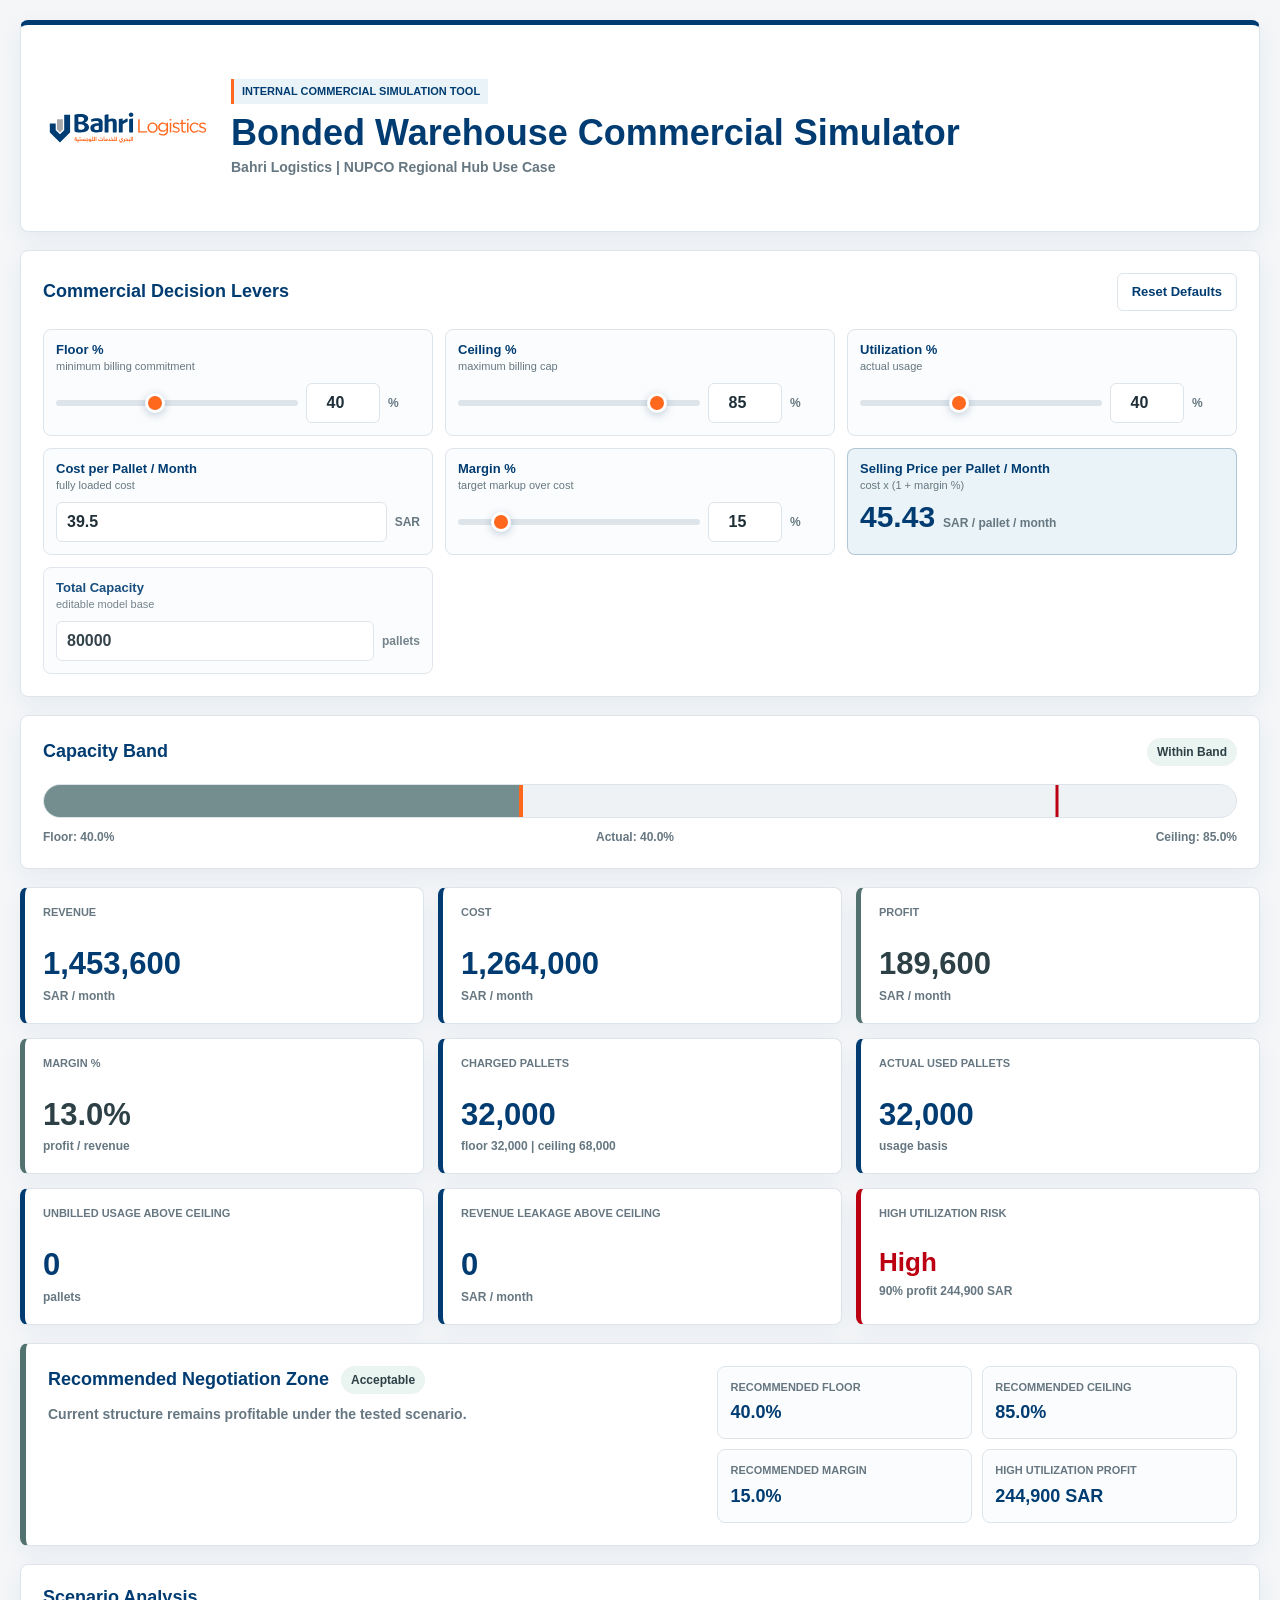
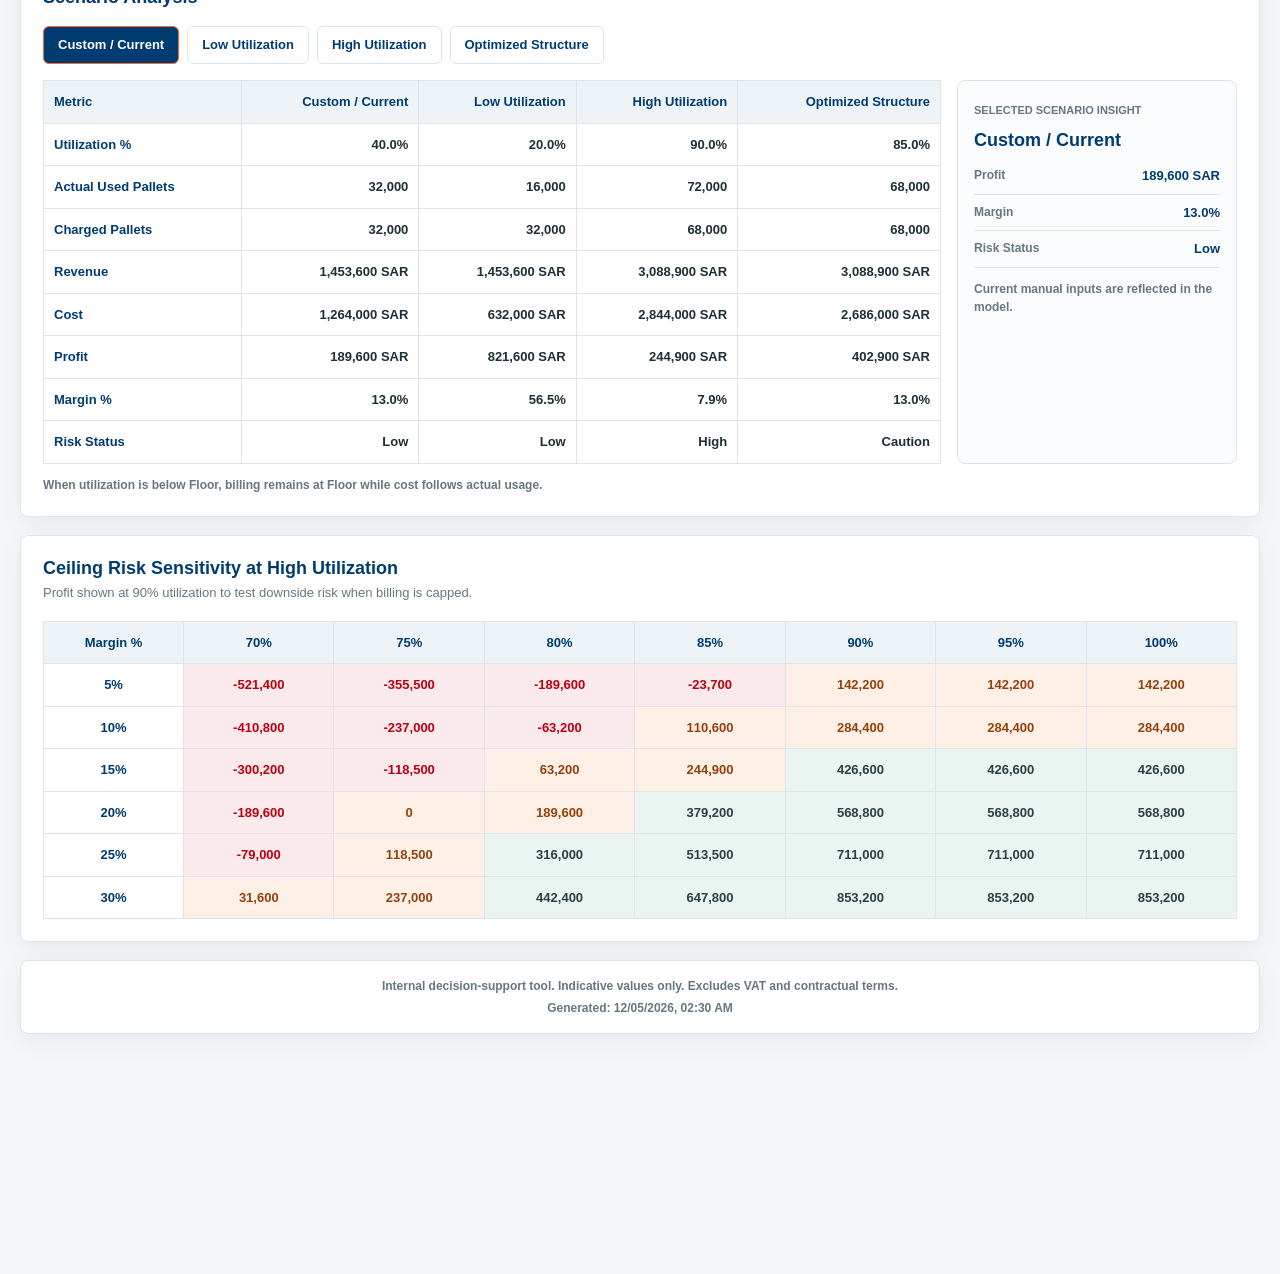
<file: bahri-dashboard/index.html>
<!DOCTYPE html>
<html lang="en">
<head>
    <meta charset="UTF-8">
    <meta name="viewport" content="width=device-width, initial-scale=1.0">
    <title>Bonded Warehouse Commercial Simulator</title>
    <link rel="stylesheet" href="style.css">
</head>
<body>
    <div class="container">
        <header class="app-header">
            <div class="brand-lockup">
                <div class="logo">
                    <img src="assets/bahri-logo.svg" alt="Bahri Logistics" class="brand-logo">
                </div>
                <div>
                    <span class="tool-label">Internal Commercial Simulation Tool</span>
                    <h1>Bonded Warehouse Commercial Simulator</h1>
                    <p>Bahri Logistics | NUPCO Regional Hub Use Case</p>
                </div>
            </div>
        </header>

        <main>
            <section class="input-panel" aria-labelledby="inputs-title">
                <div class="section-heading">
                    <h2 id="inputs-title">Commercial Decision Levers</h2>
                    <button class="reset-btn" type="button" onclick="resetDefaults()">Reset Defaults</button>
                </div>

                <div class="validation-message" id="validationMessage" role="alert" hidden></div>

                <div class="controls-grid">
                    <div class="control-group">
                        <div class="label-row">
                            <label for="floor">Floor %</label>
                            <span>minimum billing commitment</span>
                        </div>
                        <div class="input-row">
                            <input type="range" id="floor" min="0" max="100" value="40" class="slider">
                            <input type="number" id="floorVal" value="40" min="0" max="100" class="number-input">
                            <span class="unit">%</span>
                        </div>
                    </div>

                    <div class="control-group">
                        <div class="label-row">
                            <label for="ceiling">Ceiling %</label>
                            <span>maximum billing cap</span>
                        </div>
                        <div class="input-row">
                            <input type="range" id="ceiling" min="0" max="100" value="85" class="slider">
                            <input type="number" id="ceilingVal" value="85" min="0" max="100" class="number-input">
                            <span class="unit">%</span>
                        </div>
                    </div>

                    <div class="control-group">
                        <div class="label-row">
                            <label for="utilization">Utilization %</label>
                            <span>actual usage</span>
                        </div>
                        <div class="input-row">
                            <input type="range" id="utilization" min="0" max="100" value="40" class="slider">
                            <input type="number" id="utilizationVal" value="40" min="0" max="100" class="number-input">
                            <span class="unit">%</span>
                        </div>
                    </div>

                    <div class="control-group">
                        <div class="label-row">
                            <label for="cost">Cost per Pallet / Month</label>
                            <span>fully loaded cost</span>
                        </div>
                        <div class="input-row input-row-compact">
                            <input type="number" id="cost" value="39.5" min="0.1" step="0.1" class="text-input">
                            <span class="unit">SAR</span>
                        </div>
                    </div>

                    <div class="control-group">
                        <div class="label-row">
                            <label for="margin">Margin %</label>
                            <span>target markup over cost</span>
                        </div>
                        <div class="input-row">
                            <input type="range" id="margin" min="0" max="100" value="15" step="0.5" class="slider">
                            <input type="number" id="marginVal" value="15" min="0" max="100" step="0.5" class="number-input">
                            <span class="unit">%</span>
                        </div>
                    </div>

                    <div class="control-group selling-price-card">
                        <div class="label-row">
                            <label>Selling Price per Pallet / Month</label>
                            <span>cost x (1 + margin %)</span>
                        </div>
                        <div class="calculated-value">
                            <strong id="sellingPrice">45.43</strong>
                            <span>SAR / pallet / month</span>
                        </div>
                    </div>

                    <div class="control-group capacity-control">
                        <div class="label-row">
                            <label for="capacity">Total Capacity</label>
                            <span>editable model base</span>
                        </div>
                        <div class="input-row input-row-compact">
                            <input type="number" id="capacity" value="80000" min="1" step="100" class="text-input">
                            <span class="unit">pallets</span>
                        </div>
                    </div>
                </div>
            </section>

            <section class="capacity-band-card" aria-labelledby="band-title">
                <div class="section-heading">
                    <h2 id="band-title">Capacity Band</h2>
                    <span id="bandStatus" class="status-pill neutral">Within Band</span>
                </div>
                <div class="capacity-band" id="capacityBand">
                    <div class="band-track">
                        <div class="band-committed" id="bandCommitted"></div>
                        <div class="band-used" id="bandUsed"></div>
                        <div class="band-overage" id="bandOverage"></div>
                        <span class="band-marker floor-marker" id="floorMarker"></span>
                        <span class="band-marker actual-marker" id="actualMarker"></span>
                        <span class="band-marker ceiling-marker" id="ceilingMarker"></span>
                    </div>
                    <div class="band-labels">
                        <span id="floorBandLabel">Floor: 40%</span>
                        <span id="actualBandLabel">Actual: 40%</span>
                        <span id="ceilingBandLabel">Ceiling: 85%</span>
                    </div>
                </div>
            </section>

            <section class="kpi-grid" aria-label="Key performance indicators">
                <div class="kpi-card neutral">
                    <div class="kpi-label">Revenue</div>
                    <div class="kpi-value" id="revenue">0</div>
                    <div class="kpi-subtext">SAR / month</div>
                </div>
                <div class="kpi-card neutral">
                    <div class="kpi-label">Cost</div>
                    <div class="kpi-value" id="costDisplay">0</div>
                    <div class="kpi-subtext">SAR / month</div>
                </div>
                <div class="kpi-card" id="profitCard">
                    <div class="kpi-label">Profit</div>
                    <div class="kpi-value" id="profit">0</div>
                    <div class="kpi-subtext">SAR / month</div>
                </div>
                <div class="kpi-card" id="marginCard">
                    <div class="kpi-label">Margin %</div>
                    <div class="kpi-value" id="actualMargin">0.0%</div>
                    <div class="kpi-subtext">profit / revenue</div>
                </div>
                <div class="kpi-card neutral">
                    <div class="kpi-label">Charged Pallets</div>
                    <div class="kpi-value" id="chargedPallets">0</div>
                    <div class="kpi-subtext" id="chargedSubtext">billing basis</div>
                </div>
                <div class="kpi-card neutral">
                    <div class="kpi-label">Actual Used Pallets</div>
                    <div class="kpi-value" id="actualUsedPallets">0</div>
                    <div class="kpi-subtext">usage basis</div>
                </div>
                <div class="kpi-card" id="unbilledCard">
                    <div class="kpi-label">Unbilled Usage Above Ceiling</div>
                    <div class="kpi-value" id="unbilled">0</div>
                    <div class="kpi-subtext">pallets</div>
                </div>
                <div class="kpi-card" id="leakageCard">
                    <div class="kpi-label">Revenue Leakage Above Ceiling</div>
                    <div class="kpi-value" id="revenueLeakage">0</div>
                    <div class="kpi-subtext">SAR / month</div>
                </div>
                <div class="kpi-card" id="riskCard">
                    <div class="kpi-label">High Utilization Risk</div>
                    <div class="kpi-value text-value" id="highUtilizationRisk">Low</div>
                    <div class="kpi-subtext" id="riskSubtext">tested at 90% utilization</div>
                </div>
            </section>

            <section class="recommendation-box" id="recommendationBox">
                <div class="recommendation-main">
                    <div>
                        <h2>Recommended Negotiation Zone</h2>
                        <span class="status-pill" id="recommendationStatus">Acceptable</span>
                    </div>
                    <p id="recommendationText">Current structure remains profitable under the tested scenario.</p>
                </div>
                <div class="recommendation-metrics">
                    <div><span>Recommended Floor</span><strong id="recFloor">40%</strong></div>
                    <div><span>Recommended Ceiling</span><strong id="recCeiling">85%</strong></div>
                    <div><span>Recommended Margin</span><strong id="recMargin">15%</strong></div>
                    <div><span>High Utilization Profit</span><strong id="recHighProfit">0 SAR</strong></div>
                </div>
            </section>

            <section class="analysis-card" aria-labelledby="scenario-title">
                <div class="section-heading">
                    <h2 id="scenario-title">Scenario Analysis</h2>
                </div>
                <div class="scenario-controls">
                    <button class="scenario-btn active" type="button" data-scenario="custom">Custom / Current</button>
                    <button class="scenario-btn" type="button" data-scenario="low">Low Utilization</button>
                    <button class="scenario-btn" type="button" data-scenario="high">High Utilization</button>
                    <button class="scenario-btn" type="button" data-scenario="optimized">Optimized Structure</button>
                </div>
                <div class="scenario-layout">
                    <div class="table-wrapper">
                        <table class="scenario-table">
                            <thead>
                                <tr>
                                    <th>Metric</th>
                                    <th>Custom / Current</th>
                                    <th>Low Utilization</th>
                                    <th>High Utilization</th>
                                    <th>Optimized Structure</th>
                                </tr>
                            </thead>
                            <tbody id="scenarioBody"></tbody>
                        </table>
                    </div>
                    <aside class="scenario-insight">
                        <span>Selected Scenario Insight</span>
                        <h3 id="insightName">Custom / Current</h3>
                        <dl>
                            <div><dt>Profit</dt><dd id="insightProfit">0 SAR</dd></div>
                            <div><dt>Margin</dt><dd id="insightMargin">0.0%</dd></div>
                            <div><dt>Risk Status</dt><dd id="insightRisk">Low</dd></div>
                        </dl>
                        <p id="insightText">Current manual inputs are reflected in the model.</p>
                    </aside>
                </div>
                <p class="analysis-note">When utilization is below Floor, billing remains at Floor while cost follows actual usage.</p>
            </section>

            <section class="analysis-card" aria-labelledby="sensitivity-title">
                <div class="section-heading stacked">
                    <h2 id="sensitivity-title">Ceiling Risk Sensitivity at High Utilization</h2>
                    <p>Profit shown at 90% utilization to test downside risk when billing is capped.</p>
                </div>
                <div class="table-wrapper sensitivity-wrapper">
                    <table class="sensitivity-table">
                        <thead>
                            <tr>
                                <th>Margin %</th>
                                <th>70%</th>
                                <th>75%</th>
                                <th>80%</th>
                                <th>85%</th>
                                <th>90%</th>
                                <th>95%</th>
                                <th>100%</th>
                            </tr>
                        </thead>
                        <tbody id="sensitivityBody"></tbody>
                    </table>
                </div>
            </section>
        </main>

        <footer class="footer">
            <p>Internal decision-support tool. Indicative values only. Excludes VAT and contractual terms.</p>
            <p>Generated: <span id="timestamp"></span></p>
        </footer>
    </div>

    <script src="script.js"></script>
</body>
</html>
</file>
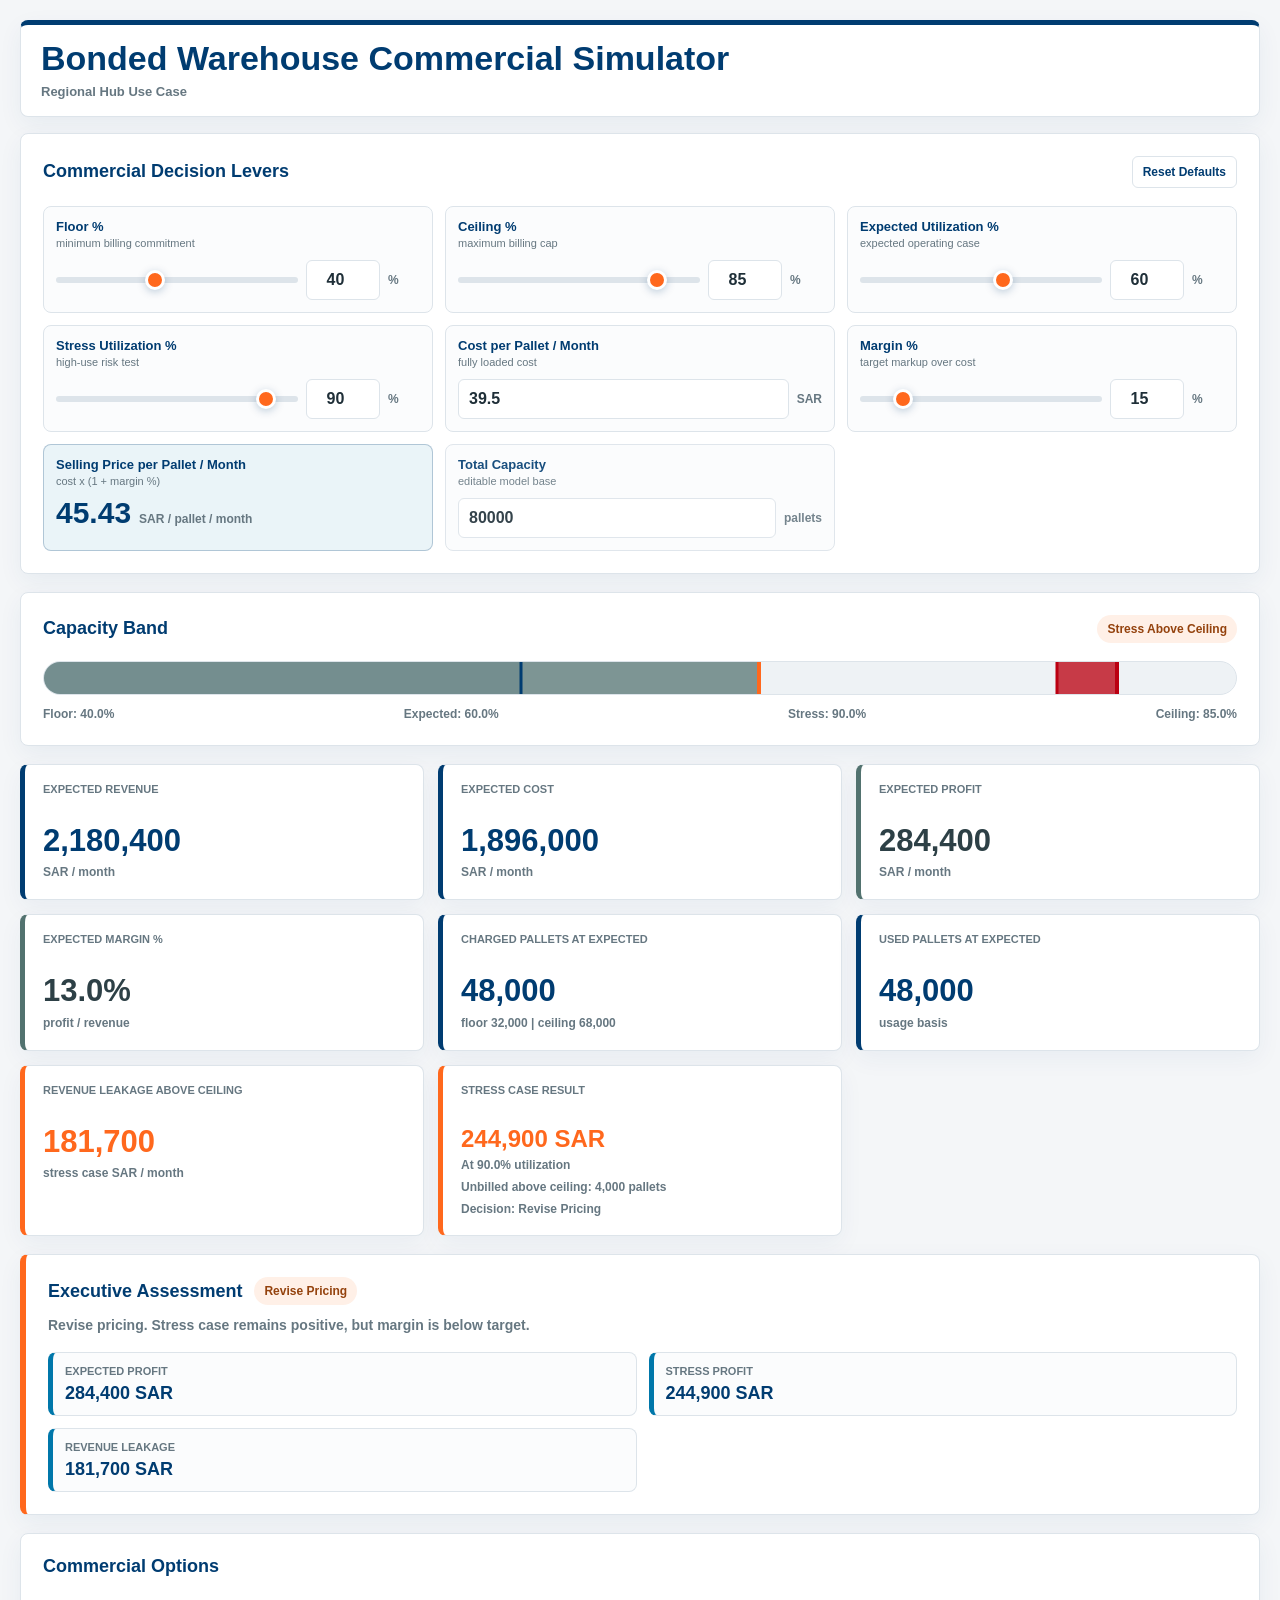
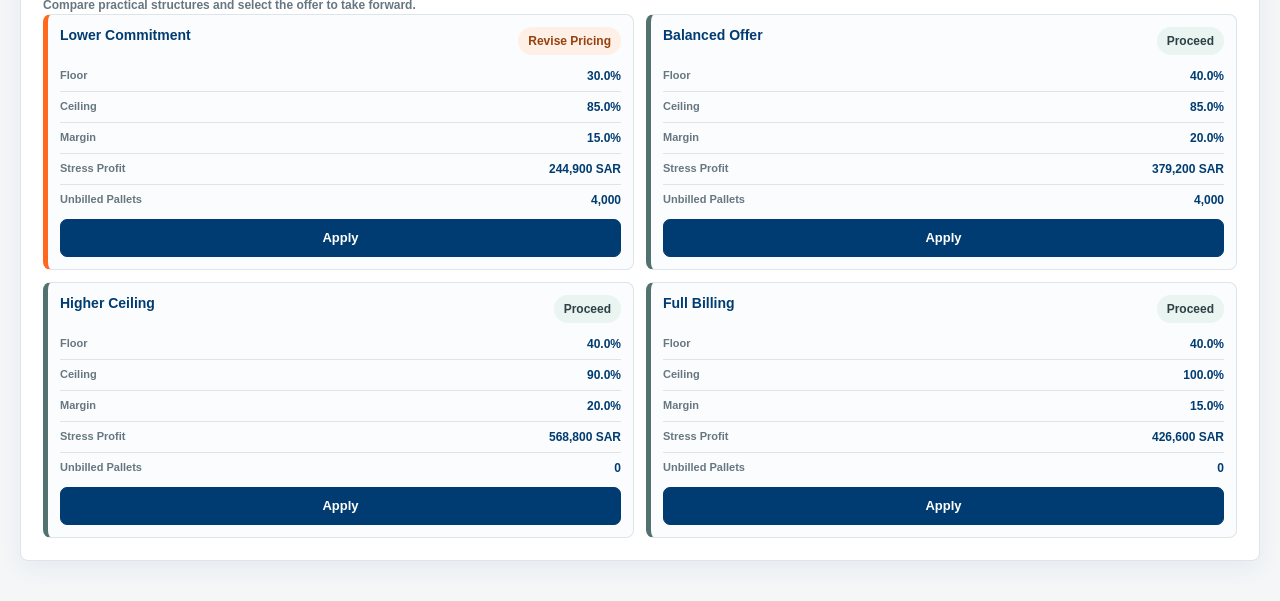
<file: dashboard/index.html>
<!DOCTYPE html>
<html lang="en">
<head>
    <meta charset="UTF-8">
    <meta name="viewport" content="width=device-width, initial-scale=1.0">
    <title>Bonded Warehouse Commercial Simulator</title>
    <link rel="stylesheet" href="style.css">
</head>
<body>
    <div class="container">
        <header class="app-header">
            <div class="brand-lockup">
                <div>
                    <h1>Bonded Warehouse Commercial Simulator</h1>
                    <p>Regional Hub Use Case</p>
                </div>
            </div>
        </header>

        <main>
            <section class="input-panel" aria-labelledby="inputs-title">
                <div class="section-heading">
                    <h2 id="inputs-title">Commercial Decision Levers</h2>
                    <button class="reset-btn" type="button" onclick="resetDefaults()">Reset Defaults</button>
                </div>

                <div class="validation-message" id="validationMessage" role="alert" hidden></div>

                <div class="controls-grid">
                    <div class="control-group">
                        <div class="label-row">
                            <label for="floor">Floor %</label>
                            <span>minimum billing commitment</span>
                        </div>
                        <div class="input-row">
                            <input type="range" id="floor" min="0" max="100" value="40" class="slider">
                            <input type="number" id="floorVal" value="40" min="0" max="100" class="number-input">
                            <span class="unit">%</span>
                        </div>
                    </div>

                    <div class="control-group">
                        <div class="label-row">
                            <label for="ceiling">Ceiling %</label>
                            <span>maximum billing cap</span>
                        </div>
                        <div class="input-row">
                            <input type="range" id="ceiling" min="0" max="100" value="85" class="slider">
                            <input type="number" id="ceilingVal" value="85" min="0" max="100" class="number-input">
                            <span class="unit">%</span>
                        </div>
                    </div>

                    <div class="control-group">
                        <div class="label-row">
                            <label for="expectedUtilization">Expected Utilization %</label>
                            <span>expected operating case</span>
                        </div>
                        <div class="input-row">
                            <input type="range" id="expectedUtilization" min="0" max="100" value="60" class="slider">
                            <input type="number" id="expectedUtilizationVal" value="60" min="0" max="100" class="number-input">
                            <span class="unit">%</span>
                        </div>
                    </div>

                    <div class="control-group">
                        <div class="label-row">
                            <label for="stressUtilization">Stress Utilization %</label>
                            <span>high-use risk test</span>
                        </div>
                        <div class="input-row">
                            <input type="range" id="stressUtilization" min="0" max="100" value="90" class="slider">
                            <input type="number" id="stressUtilizationVal" value="90" min="0" max="100" class="number-input">
                            <span class="unit">%</span>
                        </div>
                    </div>

                    <div class="control-group">
                        <div class="label-row">
                            <label for="cost">Cost per Pallet / Month</label>
                            <span>fully loaded cost</span>
                        </div>
                        <div class="input-row input-row-compact">
                            <input type="number" id="cost" value="39.5" min="0.1" step="0.1" class="text-input">
                            <span class="unit">SAR</span>
                        </div>
                    </div>

                    <div class="control-group">
                        <div class="label-row">
                            <label for="margin">Margin %</label>
                            <span>target markup over cost</span>
                        </div>
                        <div class="input-row">
                            <input type="range" id="margin" min="0" max="100" value="15" step="0.5" class="slider">
                            <input type="number" id="marginVal" value="15" min="0" max="100" step="0.5" class="number-input">
                            <span class="unit">%</span>
                        </div>
                    </div>

                    <div class="control-group selling-price-card">
                        <div class="label-row">
                            <label>Selling Price per Pallet / Month</label>
                            <span>cost x (1 + margin %)</span>
                        </div>
                        <div class="calculated-value">
                            <strong id="sellingPrice">45.43</strong>
                            <span>SAR / pallet / month</span>
                        </div>
                    </div>

                    <div class="control-group capacity-control">
                        <div class="label-row">
                            <label for="capacity">Total Capacity</label>
                            <span>editable model base</span>
                        </div>
                        <div class="input-row input-row-compact">
                            <input type="number" id="capacity" value="80000" min="1" step="100" class="text-input">
                            <span class="unit">pallets</span>
                        </div>
                    </div>
                </div>
            </section>

            <section class="capacity-band-card" aria-labelledby="band-title">
                <div class="section-heading">
                    <h2 id="band-title">Capacity Band</h2>
                    <span id="bandStatus" class="status-pill neutral">Within Band</span>
                </div>
                <div class="capacity-band" id="capacityBand">
                        <div class="band-track">
                            <div class="band-committed" id="bandCommitted"></div>
                            <div class="band-used" id="bandUsed"></div>
                            <div class="band-overage" id="bandOverage"></div>
                            <span class="band-marker floor-marker" id="floorMarker"></span>
                            <span class="band-marker expected-marker" id="expectedMarker"></span>
                            <span class="band-marker stress-marker" id="stressMarker"></span>
                            <span class="band-marker ceiling-marker" id="ceilingMarker"></span>
                        </div>
                    <div class="band-labels">
                        <span id="floorBandLabel">Floor: 40%</span>
                        <span id="expectedBandLabel">Expected: 60%</span>
                        <span id="stressBandLabel">Stress: 90%</span>
                        <span id="ceilingBandLabel">Ceiling: 85%</span>
                    </div>
                </div>
            </section>

            <section class="kpi-grid" aria-label="Key performance indicators">
                <div class="kpi-card neutral">
                    <div class="kpi-label">Expected Revenue</div>
                    <div class="kpi-value" id="revenue">0</div>
                    <div class="kpi-subtext">SAR / month</div>
                </div>
                <div class="kpi-card neutral">
                    <div class="kpi-label">Expected Cost</div>
                    <div class="kpi-value" id="costDisplay">0</div>
                    <div class="kpi-subtext">SAR / month</div>
                </div>
                <div class="kpi-card" id="profitCard">
                    <div class="kpi-label">Expected Profit</div>
                    <div class="kpi-value" id="profit">0</div>
                    <div class="kpi-subtext">SAR / month</div>
                </div>
                <div class="kpi-card" id="marginCard">
                    <div class="kpi-label">Expected Margin %</div>
                    <div class="kpi-value" id="actualMargin">0.0%</div>
                    <div class="kpi-subtext">profit / revenue</div>
                </div>
                <div class="kpi-card neutral">
                    <div class="kpi-label">Charged Pallets at Expected</div>
                    <div class="kpi-value" id="chargedPallets">0</div>
                    <div class="kpi-subtext" id="chargedSubtext">billing basis</div>
                </div>
                <div class="kpi-card neutral">
                    <div class="kpi-label">Used Pallets at Expected</div>
                    <div class="kpi-value" id="actualUsedPallets">0</div>
                    <div class="kpi-subtext">usage basis</div>
                </div>
                <div class="kpi-card" id="leakageCard">
                    <div class="kpi-label">Revenue Leakage Above Ceiling</div>
                    <div class="kpi-value" id="revenueLeakage">0</div>
                    <div class="kpi-subtext">stress case SAR / month</div>
                </div>
                <div class="kpi-card stress-kpi" id="riskCard">
                    <div class="kpi-label">Stress Case Result</div>
                    <div class="kpi-value text-value" id="stressProfit">0 SAR</div>
                    <div class="kpi-subtext" id="riskSubtext">At 90% utilization</div>
                    <div class="kpi-subtext" id="stressUnbilled">Unbilled above ceiling: 0 pallets</div>
                    <div class="kpi-subtext decision-line" id="stressDecision">Decision: Proceed</div>
                </div>
            </section>

            <section class="recommendation-box assessment-box" id="recommendationBox">
                <div class="recommendation-main assessment-main">
                    <div>
                        <h2>Executive Assessment</h2>
                        <span class="status-pill" id="recommendationStatus">Proceed</span>
                    </div>
                    <p id="recommendationText">Proceed with the selected structure. Expected and stress cases remain profitable.</p>
                </div>
                <div class="assessment-summary">
                    <div><span>Expected Profit</span><strong id="assessmentExpectedProfit">0 SAR</strong></div>
                    <div><span>Stress Profit</span><strong id="assessmentStressProfit">0 SAR</strong></div>
                    <div><span>Revenue Leakage</span><strong id="assessmentStressLeakage">0 SAR</strong></div>
                </div>
            </section>

            <section class="analysis-card" aria-labelledby="options-title">
                <div class="section-heading">
                    <h2 id="options-title">Commercial Options</h2>
                </div>
                <p class="analysis-note">Compare practical structures and select the offer to take forward.</p>
                <div class="option-card-grid" id="optionCards">
                </div>
            </section>
        </main>
    </div>

    <script src="script.js"></script>
</body>
</html>
</file>
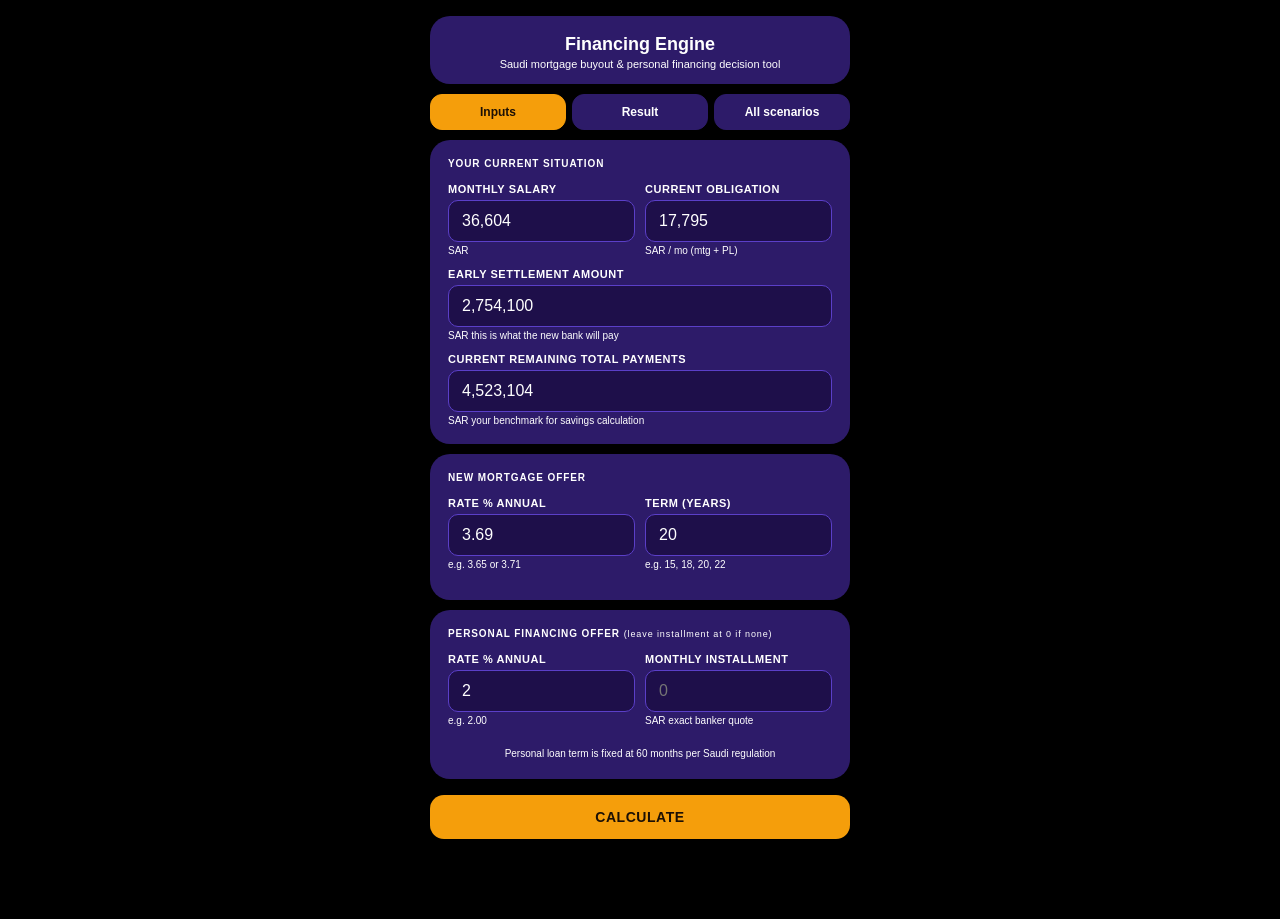
<file: financing-engine/index.html>
<!DOCTYPE html>
<html lang="en">
<head>
<meta charset="UTF-8">
<meta name="viewport" content="width=device-width, initial-scale=1.0, maximum-scale=1.0">
<title>Financing Engine</title>
<style>
*{box-sizing:border-box;margin:0;padding:0}
html{-webkit-tap-highlight-color:transparent}
body{background:#000000;font-family:Arial,Helvetica,sans-serif;padding:16px 12px 80px;min-height:100vh}
.outer{max-width:420px;margin:auto}

/* TOP BAR */
.topbar{background:#2d1b69;border-radius:20px;padding:18px 18px 14px;margin-bottom:10px;text-align:center}
.topbar h1{font-size:18px;font-weight:800;color:#fff;margin-bottom:3px}
.topbar p{font-size:11px;color:#ffffff}

/* TABS */
.tabs{display:flex;gap:6px;margin-bottom:10px}
.tab{flex:1;padding:10px 6px;border-radius:12px;border:1.5px solid #2d1b69;background:#2d1b69;color:#ffffff;font-size:12px;font-weight:700;cursor:pointer;text-align:center;transition:all .12s}
.tab.on{background:#f59e0b;border-color:#f59e0b;color:#1c1005}

/* CARDS */
.card{background:#2d1b69;border-radius:20px;padding:18px;margin-bottom:10px}
.card-title{font-size:10px;font-weight:700;text-transform:uppercase;letter-spacing:.09em;color:#ffffff;margin-bottom:14px}

/* INPUTS */
.field{margin-bottom:12px}
.field:last-child{margin-bottom:0}
.field label{display:block;font-size:11px;font-weight:700;color:#fff;margin-bottom:5px;text-transform:uppercase;letter-spacing:.05em}
.field input{width:100%;background:#1e0f4a;border:1.5px solid #5b3fc8;border-radius:10px;padding:11px 13px;font-size:16px;color:#fff;outline:none;-webkit-appearance:none}
.field input:focus{border-color:#f59e0b;background:#2a1a60}
.field .hint{font-size:10px;color:#ffffff;margin-top:3px}
.row2{display:grid;grid-template-columns:repeat(2,1fr);gap:10px}

/* VERSUS BLOCK */
.versus{display:grid;grid-template-columns:1fr auto 1fr;gap:8px;align-items:start;margin-bottom:10px}
.vs-col{background:#2d1b69;border-radius:16px;padding:14px}
.vs-col.new{border:1.5px solid #f59e0b}
.vs-label{font-size:10px;font-weight:700;text-transform:uppercase;letter-spacing:.07em;color:#ffffff;margin-bottom:10px}
.vs-label.gold{color:#f59e0b}
.vs-row{margin-bottom:8px}
.vs-row:last-child{margin-bottom:0}
.vs-row .vrl{font-size:10px;color:#ffffff;margin-bottom:2px}
.vs-row .vrv{font-size:14px;font-weight:700;color:#fff}
.vs-row .vrv.green{color:#6ee7b7}
.vs-row .vrv.red{color:#fca5a5}
.vs-mid{display:flex;align-items:center;justify-content:center;padding-top:30px}
.vs-mid span{font-size:11px;font-weight:800;color:#ffffff;background:#1e0f4a;border-radius:99px;padding:6px 8px}

/* VERDICT */
.verdict-card{border-radius:20px;padding:20px;margin-bottom:10px;text-align:center}
.vc-green{background:#1a3a2a;border:2px solid #6ee7b7}
.vc-yellow{background:#3a2a00;border:2px solid #fcd34d}
.vc-red{background:#3a0a0a;border:2px solid #fca5a5}
.verdict-rating{font-size:28px;font-weight:900;margin-bottom:4px;color:#fff}
.verdict-action{font-size:14px;font-weight:700;margin-bottom:8px;opacity:.9;color:#fff}
.verdict-text{font-size:12px;line-height:1.6;opacity:.8;color:#fff}

/* BIG NUMBERS */
.bignums{display:grid;grid-template-columns:repeat(2,1fr);gap:8px;margin-bottom:10px}
.bignum{background:#2d1b69;border-radius:16px;padding:14px}
.bignum .bn-l{font-size:10px;color:#ffffff;font-weight:700;text-transform:uppercase;letter-spacing:.05em;margin-bottom:6px;line-height:1.3}
.bignum .bn-v{font-size:22px;font-weight:900;color:#fff;letter-spacing:-.3px;line-height:1}
.bignum .bn-s{font-size:10px;color:#ffffff;margin-top:4px}
.bignum.gold{border:1.5px solid #f59e0b}
.bignum.gold .bn-v{color:#fcd34d}
.bignum.green{border:1.5px solid #6ee7b7}
.bignum.green .bn-v{color:#6ee7b7}
.bignum.red .bn-v{color:#fca5a5}

/* SCENARIO TABLE */
.scen-wrap{overflow-x:auto;border-radius:14px}
table{border-collapse:collapse;width:100%;min-width:640px;font-size:11px}
th{background:#1e0f4a;color:#ffffff;padding:9px 10px;text-align:left;font-weight:700;white-space:nowrap;text-transform:uppercase;letter-spacing:.05em}
td{padding:10px 10px;border-bottom:1px solid rgba(255,255,255,.07);white-space:nowrap;color:#e2e8f0;font-size:12px}
tr:last-child td{border-bottom:none}
.tr-best td{background:rgba(245,158,11,.12)}
.tr-best td:first-child{border-left:3px solid #f59e0b}
.tr-cash td{background:rgba(99,102,241,.12)}
.tr-cash td:first-child{border-left:3px solid #818cf8}
.pill{display:inline-block;padding:3px 9px;border-radius:99px;font-size:10px;font-weight:800}
.p-ex{background:#065f46;color:#6ee7b7}
.p-go{background:#1e3a8a;color:#93c5fd}
.p-ne{background:#78350f;color:#fcd34d}
.p-ba{background:#7f1d1d;color:#fca5a5}

/* BUTTON */
.btn{width:100%;background:#f59e0b;color:#1c1005;border:none;border-radius:14px;padding:14px;font-size:14px;font-weight:800;cursor:pointer;text-transform:uppercase;letter-spacing:.04em;margin-top:6px}
.btn:active{transform:scale(.98)}
.btn-ghost{background:transparent;border:1.5px solid #5b3fc8;color:#ffffff;margin-top:8px}

.divider{height:1px;background:rgba(255,255,255,.08);margin:14px 0}
.note{font-size:10px;color:#ffffff;text-align:center;padding-top:8px;line-height:1.5}
</style>
</head>
<body>
<div class="outer">

 <div class="topbar">
  <h1>Financing Engine</h1>
  <p>Saudi mortgage buyout &amp; personal financing decision tool</p>
 </div>

 <div class="tabs">
  <button class="tab on" id="t1" onclick="switchTab('inputs')">Inputs</button>
  <button class="tab" id="t2" onclick="switchTab('result')">Result</button>
  <button class="tab" id="t3" onclick="switchTab('scenarios')">All scenarios</button>
 </div>

 <!-- TAB: INPUTS -->
 <div id="pg-inputs">

  <div class="card">
   <div class="card-title">Your current situation</div>
   <div class="row2">
    <div class="field">
     <label>Monthly salary</label>
     <input id="salary" type="text" inputmode="numeric" value="36,604">
     <div class="hint">SAR</div>
    </div>
    <div class="field">
     <label>Current obligation</label>
     <input id="currObl" type="text" inputmode="numeric" value="17,795">
     <div class="hint">SAR / mo (mtg + PL)</div>
    </div>
   </div>
   <div class="field">
    <label>Early settlement amount</label>
    <input id="settle" type="text" inputmode="numeric" value="2,754,100">
    <div class="hint">SAR this is what the new bank will pay</div>
   </div>
   <div class="field">
    <label>Current remaining total payments</label>
    <input id="remaining" type="text" inputmode="numeric" value="4,523,104">
    <div class="hint">SAR your benchmark for savings calculation</div>
   </div>
  </div>

  <div class="card">
   <div class="card-title">New mortgage offer</div>
   <div class="row2">
    <div class="field">
     <label>Rate % annual</label>
     <input id="mRate" type="number" inputmode="decimal" step="0.01" value="3.69">
     <div class="hint">e.g. 3.65 or 3.71</div>
    </div>
    <div class="field">
     <label>Term (years)</label>
     <input id="mTerm" type="number" inputmode="numeric" value="20">
     <div class="hint">e.g. 15, 18, 20, 22</div>
    </div>
   </div>
  </div>

  <div class="card">
   <div class="card-title">Personal financing offer <span style="color:#ffffff;font-size:9px;font-weight:400;text-transform:none">(leave installment at 0 if none)</span></div>
   <div class="row2">
    <div class="field">
     <label>Rate % annual</label>
     <input id="pRate" type="number" inputmode="decimal" step="0.01" value="2">
     <div class="hint">e.g. 2.00</div>
    </div>
    <div class="field">
     <label>Monthly installment</label>
     <input id="pInst" type="text" inputmode="numeric" placeholder="0">
     <div class="hint">SAR exact banker quote</div>
    </div>
   </div>
   <div class="note">Personal loan term is fixed at 60 months per Saudi regulation</div>
  </div>

  <button class="btn" onclick="switchTab('result')">Calculate</button>
 </div>

 <!-- TAB: RESULT -->
 <div id="pg-result" style="display:none">

  <div class="verdict-card" id="verdictCard">
   <div class="verdict-rating" id="vRating"></div>
   <div class="verdict-action" id="vAction"></div>
   <div class="verdict-text" id="vText"></div>
  </div>

  <!-- CURRENT vs NEW -->
  <div class="versus">
   <div class="vs-col">
    <div class="vs-label">Current</div>
    <div class="vs-row"><div class="vrl">Monthly obligation</div><div class="vrv" id="cv-obl"></div></div>
    <div class="vs-row"><div class="vrl">Remaining payments</div><div class="vrv" id="cv-rem"></div></div>
    <div class="vs-row"><div class="vrl">Remaining salary</div><div class="vrv" id="cv-sal"></div></div>
    <div class="vs-row"><div class="vrl">Deduction %</div><div class="vrv" id="cv-ded"></div></div>
   </div>
   <div class="vs-mid"><span>VS</span></div>
   <div class="vs-col new">
    <div class="vs-label gold">New offer</div>
    <div class="vs-row"><div class="vrl">Monthly obligation</div><div class="vrv" id="nv-obl"></div></div>
    <div class="vs-row"><div class="vrl">Total repayment</div><div class="vrv" id="nv-rep"></div></div>
    <div class="vs-row"><div class="vrl">Remaining salary</div><div class="vrv" id="nv-sal"></div></div>
    <div class="vs-row"><div class="vrl">Deduction %</div><div class="vrv" id="nv-ded"></div></div>
   </div>
  </div>

  <!-- 4 BIG NUMBERS -->
  <div class="bignums">
   <div class="bignum gold">
    <div class="bn-l">True savings</div>
    <div class="bn-v" id="bn-sav"></div>
    <div class="bn-s">vs current contract</div>
   </div>
   <div class="bignum green">
    <div class="bn-l">Cash released</div>
    <div class="bn-v" id="bn-cash"></div>
    <div class="bn-s">personal loan amount</div>
   </div>
   <div class="bignum" id="bn-ded-card">
    <div class="bn-l">Deduction ratio</div>
    <div class="bn-v" id="bn-ded"></div>
    <div class="bn-s">of salary</div>
   </div>
   <div class="bignum">
    <div class="bn-l">Remaining salary</div>
    <div class="bn-v" id="bn-sal"></div>
    <div class="bn-s">SAR / month</div>
   </div>
  </div>

  <!-- BREAKDOWN -->
  <div class="card">
   <div class="card-title">Full breakdown</div>
   <div class="vs-row" style="display:flex;justify-content:space-between;padding:6px 0;border-bottom:1px solid rgba(255,255,255,.07)"><span style="font-size:12px;color:#ffffff">New mortgage installment</span><span style="font-size:13px;font-weight:700;color:#fff" id="br-mi"></span></div>
   <div class="vs-row" style="display:flex;justify-content:space-between;padding:6px 0;border-bottom:1px solid rgba(255,255,255,.07)"><span style="font-size:12px;color:#ffffff">Mortgage total repayment</span><span style="font-size:13px;font-weight:700;color:#fff" id="br-mtr"></span></div>
   <div class="vs-row" style="display:flex;justify-content:space-between;padding:6px 0;border-bottom:1px solid rgba(255,255,255,.07)"><span style="font-size:12px;color:#ffffff">Mortgage profit paid</span><span style="font-size:13px;font-weight:700;color:#fff" id="br-mpr"></span></div>
   <div class="divider"></div>
   <div class="vs-row" style="display:flex;justify-content:space-between;padding:6px 0;border-bottom:1px solid rgba(255,255,255,.07)"><span style="font-size:12px;color:#ffffff">Personal loan installment</span><span style="font-size:13px;font-weight:700;color:#fff" id="br-pi"></span></div>
   <div class="vs-row" style="display:flex;justify-content:space-between;padding:6px 0;border-bottom:1px solid rgba(255,255,255,.07)"><span style="font-size:12px;color:#ffffff">Personal loan amount (cash)</span><span style="font-size:13px;font-weight:700;color:#fcd34d" id="br-pa"></span></div>
   <div class="vs-row" style="display:flex;justify-content:space-between;padding:6px 0;border-bottom:1px solid rgba(255,255,255,.07)"><span style="font-size:12px;color:#ffffff">Personal loan profit paid</span><span style="font-size:13px;font-weight:700;color:#fff" id="br-ppr"></span></div>
   <div class="divider"></div>
   <div class="vs-row" style="display:flex;justify-content:space-between;padding:6px 0;border-bottom:1px solid rgba(255,255,255,.07)"><span style="font-size:12px;color:#ffffff">Total monthly deduction</span><span style="font-size:13px;font-weight:700;color:#fff" id="br-tot"></span></div>
   <div class="vs-row" style="display:flex;justify-content:space-between;padding:6px 0"><span style="font-size:12px;color:#ffffff">Remaining capacity to 65%</span><span style="font-size:13px;font-weight:700;color:#fff" id="br-cap"></span></div>
  </div>

  <button class="btn btn-ghost" onclick="switchTab('scenarios')">View all scenarios</button>
  <button class="btn btn-ghost" onclick="switchTab('inputs')">Edit inputs</button>
 </div>

 <!-- TAB: SCENARIOS -->
 <div id="pg-scenarios" style="display:none">
  <div style="font-size:11px;color:#ffffff;margin-bottom:8px;text-align:center">Benchmark: SAR <span id="sc-rem"></span> remaining payments</div>

  <div class="card" style="margin-bottom:6px">
   <div class="card-title">Mortgage only — 4 term options</div>
   <div id="scen-mtg"></div>
  </div>

  <div class="card">
   <div class="card-title">Mortgage + personal financing — your offer first, then alternatives</div>
   <div id="scen-pl"></div>
  </div>

  <button class="btn btn-ghost" onclick="switchTab('result')">Back to result</button>
 </div>

</div>

<script>
var PT=60;

function fmt(n){if(!isFinite(n))return'0';var parts=Math.round(Math.abs(n)).toString().split('');var out=[];for(var i=0;i<parts.length;i++){if(i>0&&(parts.length-i)%3===0)out.push(',');out.push(parts[i]);}return(n<0?'-':'')+out.join('');}
function g(id){var v=document.getElementById(id).value.replace(/,/g,'');return Number(v)||0}
function s(id,v){document.getElementById(id).textContent=v}
function sar(n){return isFinite(n)?'SAR '+fmt(n):''}
function sarN(n){return isFinite(n)?fmt(n):''}
function pct(n){return isFinite(n)?n.toFixed(1)+'%':''}

function PMT(p,r,n){var m=r/100/12;if(n<=0||p<=0)return 0;if(m===0)return p/n;return p*m/(1-Math.pow(1+m,-n))}
function PV(pmt,r,n){var m=r/100/12;if(n<=0||pmt<=0)return 0;if(m===0)return pmt*n;return pmt*(1-Math.pow(1+m,-n))/m}

function getVerdict(sav,dp){
 if(dp>65||sav<0)return{l:'Reject',a:'Do not accept this offer',t:'Savings are negative or deduction exceeds the 65% Saudi limit.',c:'vc-red',p:'p-ba'}
 if(sav>500000&&dp<60)return{l:'Excellent',a:'Accept immediately',t:'Strong savings above SAR 500K with comfortable deduction. This offer significantly outperforms your current contract.',c:'vc-green',p:'p-ex'}
 if(sav>200000&&dp<65)return{l:'Good',a:'Worth accepting',t:'Meaningful savings above SAR 200K. Deduction is within acceptable limits. Proceed after comparing banks.',c:'vc-green',p:'p-go'}
 if(sav>0)return{l:'Neutral',a:'Review carefully',t:'Savings are positive but limited. Negotiate the rate down or compare other banks before committing.',c:'vc-yellow',p:'p-ne'}
 return{l:'Reject',a:'Do not accept',t:'This offer does not improve your financial position.',c:'vc-red',p:'p-ba'}
}

function buildScenario(mYrs,pI){
 var set=g('settle'),rem=g('remaining'),mR=g('mRate'),pR=g('pRate'),sal=g('salary')
 var mi=PMT(set,mR,mYrs*12)
 var mTot=mi*mYrs*12
 var mPft=mTot-set
 var pa=pI>0?PV(pI,pR,PT):0
 var pTot=pI*PT
 var pPft=pTot-pa
 var tot=mi+pI
 var dp=sal>0?(tot/sal)*100:0
 var sav=rem-mTot-pPft
 return{mi:mi,mTot:mTot,mPft:mPft,pa:pa,pTot:pTot,pPft:pPft,tot:tot,dp:dp,remSal:sal-tot,sav:sav,cap:sal*0.65-tot,v:getVerdict(sav,dp)}
}

function calc(){
 var sal=g('salary'),currObl=g('currObl'),rem=g('remaining'),mT=g('mTerm'),pI=g('pInst')
 var sc=buildScenario(mT,pI)

 // verdict
 var vcard=document.getElementById('verdictCard')
 vcard.className='verdict-card '+sc.v.c
 s('vRating',sc.v.l)
 s('vAction',sc.v.a)
 s('vText',sc.v.t)

 // versus
 s('cv-obl',sar(currObl))
 s('cv-rem',sar(rem))
 s('cv-sal',sar(sal-currObl))
 s('cv-ded',pct(sal>0?(currObl/sal)*100:0))
 s('nv-obl',sar(sc.tot))
 s('nv-rep',sar(sc.mTot))
 s('nv-sal',sar(sc.remSal))
 s('nv-ded',pct(sc.dp))

 // big numbers
 s('bn-sav',sarN(sc.sav))
 s('bn-cash',sarN(sc.pa))
 s('bn-ded',pct(sc.dp))
 s('bn-sal',sarN(sc.remSal))
 var dc=document.getElementById('bn-ded-card')
 dc.className='bignum'+(sc.dp>65?' red':sc.dp>60?' ':' green')

 // breakdown
 s('br-mi',sar(sc.mi))
 s('br-mtr',sar(sc.mTot))
 s('br-mpr',sar(sc.mPft))
 s('br-pi',pI>0?sar(pI):'None')
 s('br-pa',pI>0?sar(sc.pa):'None')
 s('br-ppr',pI>0?sar(sc.pPft):'None')
 s('br-tot',sar(sc.tot))
 s('br-cap',sar(sc.cap))
}

function scenCard(label,sc,isBest,isCash,isYours){
 var borderColor=isYours?'#f59e0b':isBest?'#6ee7b7':isCash?'#818cf8':'#3b2f7a';
 var savColor=sc.sav>200000?'#fcd34d':sc.sav>0?'#6ee7b7':'#fca5a5';
 var tag='';
 if(isYours) tag='<span class="pill" style="background:#78350f;color:#fcd34d;margin-bottom:8px;display:inline-block">Your offer</span>';
 else if(isBest) tag='<span class="pill p-ex" style="margin-bottom:8px;display:inline-block">Best savings</span>';
 else if(isCash) tag='<span class="pill" style="background:#1e3a8a;color:#93c5fd;margin-bottom:8px;display:inline-block">Best cash-out</span>';
 return '<div style="border:1.5px solid '+borderColor+';border-radius:14px;padding:14px;margin-bottom:8px;background:#1e0f4a">'
  +(tag?'<div>'+tag+'</div>':'')
  +'<div style="font-size:13px;font-weight:700;color:#fff;margin-bottom:10px">'+label+'</div>'
  +'<div style="font-size:26px;font-weight:900;color:'+savColor+';letter-spacing:-.5px;margin-bottom:2px">SAR '+fmt(sc.sav)+'</div>'
  +'<div style="font-size:10px;color:#ffffff;margin-bottom:12px">true savings vs current contract</div>'
  +'<div style="display:grid;grid-template-columns:1fr 1fr;gap:8px">'
  +'<div style="background:#2d1b69;border-radius:10px;padding:10px"><div style="font-size:10px;color:#ffffff;margin-bottom:3px">Monthly deduction</div><div style="font-size:14px;font-weight:700;color:#fff">SAR '+fmt(sc.tot)+'</div></div>'
  +'<div style="background:#2d1b69;border-radius:10px;padding:10px"><div style="font-size:10px;color:#ffffff;margin-bottom:3px">Deduction %</div><div style="font-size:14px;font-weight:700;color:'+(sc.dp>65?'#fca5a5':sc.dp>60?'#fcd34d':'#6ee7b7')+'">'+pct(sc.dp)+'</div></div>'
  +'<div style="background:#2d1b69;border-radius:10px;padding:10px"><div style="font-size:10px;color:#ffffff;margin-bottom:3px">Remaining salary</div><div style="font-size:14px;font-weight:700;color:#fff">SAR '+fmt(sc.remSal)+'</div></div>'
  +(sc.pa>0
    ?'<div style="background:#2d1b69;border-radius:10px;padding:10px"><div style="font-size:10px;color:#ffffff;margin-bottom:3px">Cash released</div><div style="font-size:14px;font-weight:700;color:#fcd34d">SAR '+fmt(sc.pa)+'</div></div>'
    :'<div style="background:#2d1b69;border-radius:10px;padding:10px"><div style="font-size:10px;color:#ffffff;margin-bottom:3px">Mtg installment</div><div style="font-size:14px;font-weight:700;color:#fff">SAR '+fmt(sc.mi)+'</div></div>')
  +'</div>'
  +'<div style="margin-top:10px;text-align:right"><span class="pill '+sc.v.p+'">'+sc.v.l+'</span></div>'
  +'</div>';
}

function renderScenarios(){
 var rem=g('remaining'),mT=g('mTerm'),pI=g('pInst'),pR=g('pRate');
 s('sc-rem',fmt(rem));

 // Mortgage only — 4 terms
 var mtgRows=[15,18,20,22].map(function(y){
  return{name:y+' year term',mYrs:y,pI:0,sc:buildScenario(y,0)};
 });

 // Mortgage + PL — your exact input first, then standard options
 var stdAmounts=[3000,4000,5000,6000,7000];
 var yourAmount=pI>0?pI:0;
 var plAmounts=[];
 if(yourAmount>0){
  plAmounts.push({amt:yourAmount,isYours:true});
  stdAmounts.forEach(function(a){if(a!==yourAmount)plAmounts.push({amt:a,isYours:false});});
 } else {
  stdAmounts.forEach(function(a){plAmounts.push({amt:a,isYours:false});});
 }

 var plRows=plAmounts.map(function(x){
  var label=x.isYours
   ?'Your offer — SAR '+fmt(x.amt)+' / mo ('+mT+'yr mtg)'
   :'SAR '+fmt(x.amt)+' / mo ('+mT+'yr mtg)';
  return{name:label,amt:x.amt,isYours:x.isYours,sc:buildScenario(mT,x.amt)};
 });

 // Find best savings and best cash-out across all
 var allRows=mtgRows.map(function(r){return{name:r.name,sc:r.sc,isYours:false};})
  .concat(plRows.map(function(r){return{name:r.name,sc:r.sc,isYours:r.isYours};}));
 var safe=allRows.filter(function(x){return x.sc.dp<=65&&x.sc.sav>0;});

 var bSav=null,bCash=null;
 if(safe.length){
  bSav=safe[0];
  safe.forEach(function(x){if(x.sc.sav>bSav.sc.sav)bSav=x;});
  var wc=safe.filter(function(x){return x.sc.pa>0;});
  if(wc.length){bCash=wc[0];wc.forEach(function(x){if(x.sc.pa>bCash.sc.pa)bCash=x;});}
 }

 var mtgHtml='';
 mtgRows.forEach(function(r){
  var isBest=bSav&&r.name===bSav.name;
  var isCash=bCash&&r.name===bCash.name;
  mtgHtml+=scenCard(r.name,r.sc,isBest,isCash,false);
 });

 var plHtml='';
 plRows.forEach(function(r){
  var isBest=bSav&&r.name===bSav.name;
  var isCash=bCash&&r.name===bCash.name;
  plHtml+=scenCard(r.name,r.sc,isBest,isCash,r.isYours);
 });

 document.getElementById('scen-mtg').innerHTML=mtgHtml;
 document.getElementById('scen-pl').innerHTML=plHtml;
}

function switchTab(id){
 ;['inputs','result','scenarios'].forEach(function(n){
  document.getElementById('pg-'+n).style.display=n===id?'block':'none'
  document.getElementById('t'+(n==='inputs'?1:n==='result'?2:3)).className='tab'+(n===id?' on':'')
 })
 calc()
 if(id==='scenarios')renderScenarios()
}

var sarIds=['salary','currObl','settle','remaining','pInst'];
var numIds=['mRate','mTerm','pRate'];

sarIds.forEach(function(id){
  var el=document.getElementById(id);
  var raw=el.value.replace(/,/g,'');
  el.setAttribute('type','text');
  el.setAttribute('inputmode','numeric');
  el.value=raw>0?fmt(Number(raw)):'';
  el.addEventListener('input',function(){
    var p=el.selectionStart;
    var oldL=el.value.length;
    var digits=el.value.replace(/[^0-9]/g,'');
    var num=parseInt(digits||'0',10);
    el.value=num>0?fmt(num):'';
    var diff=el.value.length-oldL;
    try{el.setSelectionRange(p+diff,p+diff);}catch(e){}
    calc();
  });
});

numIds.forEach(function(id){
  document.getElementById(id).addEventListener('input',calc);
});

calc();
</script>
</body>
</html>
</file>
<file: bahri-dashboard/style.css>
* {
    box-sizing: border-box;
    margin: 0;
    padding: 0;
}

:root {
    --navy: #003C71;
    --white: #FFFFFF;
    --gray: #A8A8AA;
    --orange: #FF681D;
    --blue: #0077AA;
    --mid-green: #52726F;
    --dark-green: #2D4046;
    --red: #BB0012;
    --bg: #F4F6F8;
    --line: #DDE4EA;
    --text: #1F2F38;
    --muted: #667781;
    --green-bg: #EAF4F0;
    --orange-bg: #FFF0E7;
    --red-bg: #FBEAEC;
    --blue-bg: #EAF4F8;
}

html,
body {
    min-height: 100%;
    overflow-x: hidden;
}

body {
    min-height: 100vh;
    overflow-x: hidden;
    padding-bottom: 80px;
    background: var(--bg);
    color: var(--text);
    font-family: "Segoe UI", Arial, sans-serif;
    line-height: 1.5;
}

img,
svg,
canvas,
video {
    max-width: 100%;
}

.container {
    width: min(1440px, 100%);
    max-width: 100%;
    margin: 0 auto;
    padding: 20px 20px 100px;
    overflow-x: hidden;
}

.app-header,
.input-panel,
.capacity-band-card,
.analysis-card,
.recommendation-box,
.footer {
    min-width: 0;
    max-width: 100%;
    background: var(--white);
    border: 1px solid var(--line);
    border-radius: 8px;
    box-shadow: 0 8px 24px rgba(0, 60, 113, 0.06);
}

.app-header {
    padding: 18px 22px;
    margin-bottom: 18px;
    border-top: 5px solid var(--navy);
}

.brand-lockup {
    display: flex;
    align-items: center;
    gap: 18px;
    min-width: 0;
}

.brand-lockup > div {
    min-width: 0;
}

.logo {
    width: 170px;
    max-width: 100%;
    flex: 0 0 170px;
}

.logo img,
.brand-logo {
    display: block;
    width: 170px;
    max-width: 100%;
    height: auto;
    object-fit: contain;
}

.tool-label {
    display: inline-flex;
    padding: 4px 8px;
    margin-bottom: 8px;
    border-left: 3px solid var(--orange);
    background: var(--blue-bg);
    color: var(--navy);
    font-size: 11px;
    font-weight: 700;
    letter-spacing: 0;
    text-transform: uppercase;
}

h1 {
    color: var(--navy);
    font-size: clamp(24px, 3vw, 36px);
    line-height: 1.15;
    letter-spacing: 0;
    overflow-wrap: anywhere;
}

.app-header p {
    margin-top: 4px;
    color: var(--muted);
    font-size: 14px;
    font-weight: 600;
}

main {
    display: grid;
    gap: 18px;
    min-width: 0;
}

main > * {
    min-width: 0;
}

.section-heading {
    display: flex;
    align-items: center;
    justify-content: space-between;
    flex-wrap: wrap;
    gap: 16px;
    margin-bottom: 18px;
    min-width: 0;
}

.section-heading.stacked {
    display: block;
}

.section-heading h2,
.recommendation-box h2 {
    color: var(--navy);
    font-size: 18px;
    line-height: 1.2;
}

.section-heading p {
    margin-top: 4px;
    color: var(--muted);
    font-size: 13px;
}

.input-panel,
.capacity-band-card,
.analysis-card,
.recommendation-box {
    padding: 22px;
    overflow: hidden;
}

.controls-grid {
    display: grid;
    grid-template-columns: repeat(3, minmax(0, 1fr));
    gap: 12px;
}

.control-group {
    min-width: 0;
    max-width: 100%;
    padding: 12px;
    border: 1px solid var(--line);
    border-radius: 8px;
    background: #FBFCFD;
}

.capacity-control {
    opacity: 0.9;
}

.label-row {
    display: block;
    min-height: 0;
    margin-bottom: 9px;
}

.label-row label {
    display: block;
    color: var(--navy);
    font-size: 13px;
    font-weight: 800;
    line-height: 1.25;
}

.label-row span {
    display: block;
    max-width: 100%;
    margin-top: 2px;
    color: var(--muted);
    font-size: 11px;
    line-height: 1.25;
    text-align: left;
}

.input-row {
    display: grid;
    grid-template-columns: minmax(0, 1fr) 74px 32px;
    align-items: center;
    gap: 8px;
    min-width: 0;
}

.input-row-compact {
    grid-template-columns: minmax(0, 1fr) auto;
}

.slider {
    width: 100%;
    height: 6px;
    appearance: none;
    background: var(--line);
    border-radius: 999px;
    outline: none;
}

.slider::-webkit-slider-thumb {
    width: 20px;
    height: 20px;
    appearance: none;
    background: var(--orange);
    border: 3px solid var(--white);
    border-radius: 50%;
    box-shadow: 0 2px 8px rgba(0, 60, 113, 0.25);
    cursor: pointer;
}

.slider::-moz-range-thumb {
    width: 16px;
    height: 16px;
    background: var(--orange);
    border: 3px solid var(--white);
    border-radius: 50%;
    box-shadow: 0 2px 8px rgba(0, 60, 113, 0.25);
    cursor: pointer;
}

.number-input,
.text-input {
    width: 100%;
    min-width: 0;
    min-height: 40px;
    border: 1px solid var(--line);
    border-radius: 6px;
    background: var(--white);
    color: var(--text);
    font: inherit;
    font-weight: 700;
    text-align: center;
}

.text-input {
    padding: 0 10px;
    text-align: left;
}

.number-input:focus,
.text-input:focus {
    border-color: var(--blue);
    outline: 3px solid rgba(0, 119, 170, 0.12);
}

.unit {
    color: var(--muted);
    font-size: 12px;
    font-weight: 700;
    white-space: nowrap;
}

.selling-price-card {
    border-color: rgba(0, 60, 113, 0.25);
    background: var(--blue-bg);
}

.calculated-value {
    display: flex;
    align-items: baseline;
    flex-wrap: wrap;
    gap: 8px;
}

.calculated-value strong {
    color: var(--navy);
    font-size: 30px;
    line-height: 1;
    font-variant-numeric: tabular-nums;
}

.calculated-value span {
    color: var(--muted);
    font-size: 12px;
    font-weight: 700;
}

.reset-btn,
.scenario-btn {
    min-height: 38px;
    border: 1px solid var(--line);
    border-radius: 6px;
    background: var(--white);
    color: var(--navy);
    font: inherit;
    font-size: 13px;
    font-weight: 800;
    cursor: pointer;
}

.reset-btn {
    padding: 0 14px;
}

.reset-btn:hover,
.scenario-btn:hover {
    border-color: var(--orange);
    color: var(--orange);
}

.validation-message {
    margin-bottom: 16px;
    padding: 12px 14px;
    border-left: 4px solid var(--orange);
    border-radius: 6px;
    background: var(--orange-bg);
    color: #8C3B0A;
    font-size: 13px;
    font-weight: 700;
}

.capacity-band-card {
    overflow: hidden;
}

.status-pill {
    display: inline-flex;
    align-items: center;
    justify-content: center;
    min-height: 28px;
    padding: 4px 10px;
    border-radius: 999px;
    background: var(--blue-bg);
    color: var(--navy);
    font-size: 12px;
    font-weight: 800;
}

.status-pill.acceptable,
.status-pill.low,
.status-pill.safe {
    background: var(--green-bg);
    color: var(--dark-green);
}

.status-pill.caution,
.status-pill.warning {
    background: var(--orange-bg);
    color: #94420D;
}

.status-pill.high,
.status-pill.risk {
    background: var(--red-bg);
    color: var(--red);
}

.band-track {
    position: relative;
    height: 34px;
    overflow: hidden;
    border: 1px solid var(--line);
    border-radius: 999px;
    background: #EEF2F5;
}

.band-committed,
.band-used,
.band-overage {
    position: absolute;
    top: 0;
    bottom: 0;
    left: 0;
}

.band-committed {
    background: rgba(0, 60, 113, 0.14);
}

.band-used {
    background: rgba(0, 119, 170, 0.58);
}

.band-used.within {
    background: rgba(82, 114, 111, 0.72);
}

.band-overage {
    background: rgba(187, 0, 18, 0.76);
}

.band-marker {
    position: absolute;
    top: -6px;
    bottom: -6px;
    width: 3px;
    border-radius: 3px;
    transform: translateX(-50%);
    z-index: 2;
}

.floor-marker {
    background: var(--navy);
}

.actual-marker {
    width: 4px;
    background: var(--orange);
}

.ceiling-marker {
    background: var(--red);
}

.band-labels {
    display: flex;
    justify-content: space-between;
    gap: 12px;
    margin-top: 10px;
    color: var(--muted);
    font-size: 12px;
    font-weight: 800;
}

.kpi-grid {
    display: grid;
    grid-template-columns: repeat(3, minmax(0, 1fr));
    gap: 14px;
    min-width: 0;
}

.kpi-card {
    min-width: 0;
    max-width: 100%;
    padding: 18px;
    border: 1px solid var(--line);
    border-left: 5px solid var(--blue);
    border-radius: 8px;
    background: var(--white);
    box-shadow: 0 8px 24px rgba(0, 60, 113, 0.05);
}

.kpi-card.positive {
    border-left-color: var(--mid-green);
}

.kpi-card.warning {
    border-left-color: var(--orange);
}

.kpi-card.negative,
.kpi-card.risk {
    border-left-color: var(--red);
}

.kpi-card.neutral {
    border-left-color: var(--navy);
}

.kpi-label {
    min-height: 34px;
    color: var(--muted);
    font-size: 11px;
    font-weight: 800;
    letter-spacing: 0;
    line-height: 1.25;
    text-transform: uppercase;
}

.kpi-value {
    margin-top: 8px;
    color: var(--navy);
    font-size: clamp(22px, 3vw, 31px);
    font-weight: 850;
    line-height: 1.05;
    font-variant-numeric: tabular-nums;
    overflow-wrap: anywhere;
}

.kpi-card.positive .kpi-value {
    color: var(--dark-green);
}

.kpi-card.warning .kpi-value {
    color: var(--orange);
}

.kpi-card.negative .kpi-value,
.kpi-card.risk .kpi-value {
    color: var(--red);
}

.text-value {
    font-size: clamp(20px, 2.4vw, 26px);
}

.kpi-subtext {
    margin-top: 6px;
    color: var(--muted);
    font-size: 12px;
    font-weight: 650;
}

.recommendation-box {
    display: grid;
    grid-template-columns: minmax(0, 1fr) minmax(280px, 0.8fr);
    gap: 20px;
    border-left: 6px solid var(--mid-green);
}

.recommendation-box.caution {
    border-left-color: var(--orange);
}

.recommendation-box.high-risk {
    border-left-color: var(--red);
}

.recommendation-main > div {
    display: flex;
    align-items: center;
    gap: 12px;
    flex-wrap: wrap;
    margin-bottom: 10px;
}

.recommendation-main p {
    color: var(--muted);
    font-size: 14px;
    font-weight: 650;
}

.recommendation-metrics {
    display: grid;
    grid-template-columns: repeat(2, minmax(0, 1fr));
    gap: 10px;
}

.recommendation-metrics div {
    padding: 12px;
    border: 1px solid var(--line);
    border-radius: 8px;
    background: #FBFCFD;
}

.recommendation-metrics span {
    display: block;
    color: var(--muted);
    font-size: 11px;
    font-weight: 800;
    text-transform: uppercase;
}

.recommendation-metrics strong {
    display: block;
    margin-top: 4px;
    color: var(--navy);
    font-size: 18px;
    font-variant-numeric: tabular-nums;
}

.scenario-controls {
    display: flex;
    flex-wrap: wrap;
    gap: 8px;
    margin-bottom: 16px;
}

.scenario-btn {
    padding: 0 14px;
}

.scenario-btn.active {
    border-color: var(--orange);
    background: var(--navy);
    color: var(--white);
}

.scenario-layout {
    display: grid;
    grid-template-columns: minmax(0, 1fr) minmax(240px, 280px);
    gap: 16px;
    align-items: stretch;
    min-width: 0;
}

.table-wrapper {
    width: 100%;
    max-width: 100%;
    min-width: 0;
    overflow-x: auto;
    -webkit-overflow-scrolling: touch;
}

table {
    width: 100%;
    border-collapse: collapse;
    table-layout: auto;
}

.scenario-table {
    min-width: 720px;
}

.sensitivity-table {
    min-width: 820px;
}

th,
td {
    padding: 11px 10px;
    border: 1px solid var(--line);
    text-align: right;
    font-size: 13px;
    vertical-align: middle;
}

th {
    background: #EDF3F7;
    color: var(--navy);
    font-weight: 850;
}

td {
    background: var(--white);
    color: var(--text);
    font-weight: 650;
    font-variant-numeric: tabular-nums;
}

th:first-child,
td:first-child {
    text-align: left;
    color: var(--navy);
    font-weight: 850;
}

.scenario-insight {
    min-width: 0;
    max-width: 100%;
    padding: 16px;
    border: 1px solid var(--line);
    border-radius: 8px;
    background: #FBFCFD;
}

.scenario-insight > span {
    color: var(--muted);
    font-size: 11px;
    font-weight: 850;
    text-transform: uppercase;
}

.scenario-insight h3 {
    margin: 6px 0 12px;
    color: var(--navy);
    font-size: 18px;
}

.scenario-insight dl {
    display: grid;
    gap: 8px;
}

.scenario-insight dl div {
    display: flex;
    justify-content: space-between;
    gap: 12px;
    padding-bottom: 8px;
    border-bottom: 1px solid var(--line);
}

.scenario-insight dt {
    color: var(--muted);
    font-size: 12px;
    font-weight: 800;
}

.scenario-insight dd {
    color: var(--navy);
    font-size: 13px;
    font-weight: 850;
    text-align: right;
    overflow-wrap: anywhere;
}

.scenario-insight p,
.analysis-note {
    color: var(--muted);
    font-size: 12px;
    font-weight: 650;
}

.scenario-insight p {
    margin-top: 12px;
}

.analysis-note {
    margin-top: 12px;
}

.sensitivity-table th,
.sensitivity-table td {
    min-width: 102px;
    text-align: center;
}

.sensitivity-table th:first-child,
.sensitivity-table td:first-child {
    min-width: 95px;
}

.sensitivity-table .negative-cell {
    background: var(--red-bg);
    color: var(--red);
}

.sensitivity-table .caution-cell {
    background: var(--orange-bg);
    color: #94420D;
}

.sensitivity-table .healthy-cell {
    background: var(--green-bg);
    color: var(--dark-green);
}

.footer {
    margin-top: 18px;
    margin-bottom: 60px;
    padding: 16px;
    color: var(--muted);
    font-size: 12px;
    font-weight: 650;
    text-align: center;
}

.footer p + p {
    margin-top: 4px;
}

@media (max-width: 1020px) {
    .controls-grid {
        grid-template-columns: repeat(2, minmax(0, 1fr));
    }

    .scenario-layout,
    .recommendation-box {
        grid-template-columns: 1fr;
    }
}

@media (max-width: 720px) {
    .container {
        padding: 12px;
    }

    .app-header,
    .input-panel,
    .capacity-band-card,
    .analysis-card,
    .recommendation-box {
        padding: 14px;
    }

    .brand-lockup {
        display: grid;
        grid-template-columns: 1fr;
        align-items: flex-start;
        gap: 10px;
    }

    .logo img,
    .brand-logo {
        width: 130px;
        min-width: 120px;
    }

    .logo {
        width: 130px;
        min-width: 120px;
        flex-basis: 130px;
    }

    h1 {
        font-size: 21px;
        line-height: 1.15;
    }

    .tool-label {
        max-width: 100%;
        font-size: 10px;
        line-height: 1.25;
        white-space: normal;
    }

    .controls-grid {
        grid-template-columns: 1fr;
        gap: 10px;
    }

    .control-group {
        padding: 10px;
    }

    .label-row {
        min-height: auto;
    }

    .section-heading {
        align-items: flex-start;
        gap: 10px;
        margin-bottom: 14px;
    }

    .kpi-grid {
        grid-template-columns: repeat(2, minmax(0, 1fr));
        gap: 10px;
    }

    .kpi-card {
        padding: 11px;
    }

    .kpi-label {
        min-height: 34px;
        font-size: 10px;
    }

    .kpi-value {
        font-size: 20px;
    }

    .text-value {
        font-size: 18px;
    }

    .scenario-controls {
        display: grid;
        grid-template-columns: repeat(2, minmax(0, 1fr));
    }

    .scenario-btn {
        min-height: 42px;
        padding: 0 8px;
    }

    .sensitivity-table th:first-child,
    .sensitivity-table td:first-child {
        position: sticky;
        left: 0;
        z-index: 1;
        background: var(--white);
        box-shadow: 1px 0 0 var(--line);
    }

    .sensitivity-table th:first-child {
        z-index: 2;
        background: #EDF3F7;
    }

    .band-labels {
        font-size: 11px;
    }

    .recommendation-metrics {
        grid-template-columns: repeat(2, minmax(0, 1fr));
    }
}

@media (max-width: 430px) {
    body {
        padding-bottom: 120px;
    }

    .container {
        padding: 8px 8px 140px;
    }

    .logo img,
    .brand-logo {
        width: 130px;
        min-width: 120px;
    }

    .logo {
        width: 130px;
        min-width: 120px;
        flex-basis: 130px;
    }

    .footer {
        margin-bottom: 90px;
    }

    h1 {
        font-size: 19px;
    }

    .app-header p {
        font-size: 12px;
        line-height: 1.35;
    }

    .input-row {
        grid-template-columns: minmax(0, 1fr) 64px 24px;
        gap: 6px;
    }

    .input-row-compact {
        grid-template-columns: minmax(0, 1fr) auto;
    }

    .calculated-value {
        display: block;
    }

    .calculated-value strong {
        font-size: 25px;
    }

    .kpi-grid {
        grid-template-columns: repeat(2, minmax(0, 1fr));
    }

    .kpi-card {
        padding: 9px;
    }

    .kpi-label {
        min-height: 32px;
    }

    .kpi-value {
        font-size: 17px;
    }

    .kpi-subtext {
        font-size: 10px;
    }

    th,
    td {
        padding: 9px 8px;
        font-size: 12px;
    }
}
</file>
<file: dashboard/style.css>
* {
    box-sizing: border-box;
    margin: 0;
    padding: 0;
}

:root {
    --navy: #003C71;
    --white: #FFFFFF;
    --gray: #A8A8AA;
    --orange: #FF681D;
    --blue: #0077AA;
    --mid-green: #52726F;
    --dark-green: #2D4046;
    --red: #BB0012;
    --bg: #F4F6F8;
    --line: #DDE4EA;
    --text: #1F2F38;
    --muted: #667781;
    --green-bg: #EAF4F0;
    --orange-bg: #FFF0E7;
    --red-bg: #FBEAEC;
    --blue-bg: #EAF4F8;
}

html,
body {
    min-height: 100%;
    overflow-x: hidden;
}

body {
    min-height: 100vh;
    overflow-x: hidden;
    padding-bottom: 16px;
    background: var(--bg);
    color: var(--text);
    font-family: "Segoe UI", Arial, sans-serif;
    line-height: 1.5;
}

img,
svg,
canvas,
video {
    max-width: 100%;
}

.container {
    width: min(1440px, 100%);
    max-width: 100%;
    margin: 0 auto;
    padding: 20px 20px 24px;
    overflow-x: hidden;
}

.app-header,
.input-panel,
.capacity-band-card,
.analysis-card,
.recommendation-box,
.scenario-card {
    min-width: 0;
    max-width: 100%;
    background: var(--white);
    border: 1px solid var(--line);
    border-radius: 8px;
    box-shadow: 0 8px 24px rgba(0, 60, 113, 0.06);
}

.app-header {
    padding: 14px 20px;
    margin-bottom: 16px;
    border-top: 5px solid var(--navy);
}

.brand-lockup {
    display: flex;
    align-items: center;
    gap: 18px;
    min-width: 0;
}

.brand-lockup > div {
    min-width: 0;
}

h1 {
    color: var(--navy);
    font-size: clamp(23px, 2.7vw, 34px);
    line-height: 1.15;
    letter-spacing: 0;
    overflow-wrap: anywhere;
}

.app-header p {
    margin-top: 4px;
    color: var(--muted);
    font-size: 13px;
    font-weight: 600;
}

main {
    display: grid;
    gap: 18px;
    min-width: 0;
}

main > * {
    min-width: 0;
}

.section-heading {
    display: flex;
    align-items: center;
    justify-content: space-between;
    flex-wrap: wrap;
    gap: 16px;
    margin-bottom: 18px;
    min-width: 0;
}

.section-heading.stacked {
    display: block;
}

.section-heading h2,
.recommendation-box h2 {
    color: var(--navy);
    font-size: 18px;
    line-height: 1.2;
}

.section-heading p {
    margin-top: 4px;
    color: var(--muted);
    font-size: 13px;
}

.input-panel,
.capacity-band-card,
.analysis-card,
.recommendation-box {
    padding: 22px;
    overflow: hidden;
}

.controls-grid {
    display: grid;
    grid-template-columns: repeat(3, minmax(0, 1fr));
    gap: 12px;
}

.control-group {
    min-width: 0;
    max-width: 100%;
    padding: 12px;
    border: 1px solid var(--line);
    border-radius: 8px;
    background: #FBFCFD;
}

.capacity-control {
    opacity: 0.9;
}

.label-row {
    display: block;
    min-height: 0;
    margin-bottom: 9px;
}

.label-row label {
    display: block;
    color: var(--navy);
    font-size: 13px;
    font-weight: 800;
    line-height: 1.25;
}

.label-row span {
    display: block;
    max-width: 100%;
    margin-top: 2px;
    color: var(--muted);
    font-size: 11px;
    line-height: 1.25;
    text-align: left;
}

.input-row {
    display: grid;
    grid-template-columns: minmax(0, 1fr) 74px 32px;
    align-items: center;
    gap: 8px;
    min-width: 0;
}

.input-row-compact {
    grid-template-columns: minmax(0, 1fr) auto;
}

.slider {
    width: 100%;
    height: 6px;
    appearance: none;
    background: var(--line);
    border-radius: 999px;
    outline: none;
}

.slider::-webkit-slider-thumb {
    width: 20px;
    height: 20px;
    appearance: none;
    background: var(--orange);
    border: 3px solid var(--white);
    border-radius: 50%;
    box-shadow: 0 2px 8px rgba(0, 60, 113, 0.25);
    cursor: pointer;
}

.slider::-moz-range-thumb {
    width: 16px;
    height: 16px;
    background: var(--orange);
    border: 3px solid var(--white);
    border-radius: 50%;
    box-shadow: 0 2px 8px rgba(0, 60, 113, 0.25);
    cursor: pointer;
}

.number-input,
.text-input {
    width: 100%;
    min-width: 0;
    min-height: 40px;
    border: 1px solid var(--line);
    border-radius: 6px;
    background: var(--white);
    color: var(--text);
    font: inherit;
    font-weight: 700;
    text-align: center;
}

.text-input {
    padding: 0 10px;
    text-align: left;
}

.number-input:focus,
.text-input:focus {
    border-color: var(--blue);
    outline: 3px solid rgba(0, 119, 170, 0.12);
}

.unit {
    color: var(--muted);
    font-size: 12px;
    font-weight: 700;
    white-space: nowrap;
}

.selling-price-card {
    border-color: rgba(0, 60, 113, 0.25);
    background: var(--blue-bg);
}

.calculated-value {
    display: flex;
    align-items: baseline;
    flex-wrap: wrap;
    gap: 8px;
}

.calculated-value strong {
    color: var(--navy);
    font-size: 30px;
    line-height: 1;
    font-variant-numeric: tabular-nums;
}

.calculated-value span {
    color: var(--muted);
    font-size: 12px;
    font-weight: 700;
}

.reset-btn,
.option-select {
    min-height: 38px;
    border: 1px solid var(--line);
    border-radius: 6px;
    background: var(--white);
    color: var(--navy);
    font: inherit;
    font-size: 13px;
    font-weight: 800;
    cursor: pointer;
}

.reset-btn {
    min-height: 32px;
    padding: 0 10px;
    font-size: 12px;
}

.reset-btn:hover,
.option-select:hover {
    border-color: var(--orange);
    color: var(--orange);
}

.validation-message {
    margin-bottom: 16px;
    padding: 12px 14px;
    border-left: 4px solid var(--orange);
    border-radius: 6px;
    background: var(--orange-bg);
    color: #8C3B0A;
    font-size: 13px;
    font-weight: 700;
}

.capacity-band-card {
    overflow: hidden;
}

.status-pill {
    display: inline-flex;
    align-items: center;
    justify-content: center;
    min-height: 28px;
    padding: 4px 10px;
    border-radius: 999px;
    background: var(--blue-bg);
    color: var(--navy);
    font-size: 12px;
    font-weight: 800;
}

.status-pill.acceptable,
.status-pill.low,
.status-pill.safe,
.status-pill.positive {
    background: var(--green-bg);
    color: var(--dark-green);
}

.status-pill.caution,
.status-pill.warning {
    background: var(--orange-bg);
    color: #94420D;
}

.status-pill.high,
.status-pill.risk {
    background: var(--red-bg);
    color: var(--red);
}

.band-track {
    position: relative;
    height: 34px;
    overflow: hidden;
    border: 1px solid var(--line);
    border-radius: 999px;
    background: #EEF2F5;
}

.band-committed,
.band-used,
.band-overage {
    position: absolute;
    top: 0;
    bottom: 0;
    left: 0;
}

.band-committed {
    background: rgba(0, 60, 113, 0.14);
}

.band-used {
    background: rgba(0, 119, 170, 0.58);
}

.band-used.within {
    background: rgba(82, 114, 111, 0.72);
}

.band-overage {
    background: rgba(187, 0, 18, 0.76);
}

.band-marker {
    position: absolute;
    top: -6px;
    bottom: -6px;
    width: 3px;
    border-radius: 3px;
    transform: translateX(-50%);
    z-index: 2;
}

.floor-marker {
    background: var(--navy);
}

.expected-marker {
    width: 4px;
    background: var(--orange);
}

.stress-marker {
    width: 4px;
    background: var(--red);
}

.ceiling-marker {
    background: var(--red);
}

.band-labels {
    display: flex;
    flex-wrap: wrap;
    justify-content: space-between;
    gap: 12px;
    margin-top: 10px;
    color: var(--muted);
    font-size: 12px;
    font-weight: 800;
}

.kpi-grid {
    display: grid;
    grid-template-columns: repeat(3, minmax(0, 1fr));
    gap: 14px;
    min-width: 0;
}

.kpi-card {
    min-width: 0;
    max-width: 100%;
    padding: 18px;
    border: 1px solid var(--line);
    border-left: 5px solid var(--blue);
    border-radius: 8px;
    background: var(--white);
    box-shadow: 0 8px 24px rgba(0, 60, 113, 0.05);
}

.kpi-card.positive {
    border-left-color: var(--mid-green);
}

.kpi-card.warning {
    border-left-color: var(--orange);
}

.kpi-card.negative,
.kpi-card.risk {
    border-left-color: var(--red);
}

.kpi-card.neutral {
    border-left-color: var(--navy);
}

.kpi-label {
    min-height: 34px;
    color: var(--muted);
    font-size: 11px;
    font-weight: 800;
    letter-spacing: 0;
    line-height: 1.25;
    text-transform: uppercase;
}

.kpi-value {
    margin-top: 8px;
    color: var(--navy);
    font-size: clamp(22px, 3vw, 31px);
    font-weight: 850;
    line-height: 1.05;
    font-variant-numeric: tabular-nums;
    overflow-wrap: anywhere;
}

.kpi-card.positive .kpi-value {
    color: var(--dark-green);
}

.kpi-card.warning .kpi-value {
    color: var(--orange);
}

.kpi-card.negative .kpi-value,
.kpi-card.risk .kpi-value {
    color: var(--red);
}

.text-value {
    font-size: clamp(18px, 2.1vw, 24px);
}

.kpi-subtext {
    margin-top: 6px;
    color: var(--muted);
    font-size: 12px;
    font-weight: 650;
}

.assessment-box {
    display: grid;
    gap: 16px;
    border-left: 6px solid var(--mid-green);
}

.assessment-box.caution {
    border-left-color: var(--orange);
}

.assessment-box.high-risk {
    border-left-color: var(--red);
}

.assessment-box.positive {
    border-left-color: var(--mid-green);
}

.recommendation-main > div {
    display: flex;
    align-items: center;
    gap: 12px;
    flex-wrap: wrap;
    margin-bottom: 10px;
}

.recommendation-main p {
    color: var(--muted);
    font-size: 14px;
    font-weight: 650;
}

.assessment-summary,
.option-card-grid {
    display: grid;
    grid-template-columns: repeat(2, minmax(0, 1fr));
    gap: 12px;
    min-width: 0;
}

.assessment-summary div,
.option-card {
    min-width: 0;
    max-width: 100%;
    padding: 12px;
    border: 1px solid var(--line);
    border-left: 5px solid var(--blue);
    border-radius: 8px;
    background: #FBFCFD;
}

.option-card.active {
    border-color: rgba(255, 104, 29, 0.65);
    border-left-color: var(--orange);
    background: #FFFDFB;
}

.option-card.positive {
    border-left-color: var(--mid-green);
}

.option-card.warning {
    border-left-color: var(--orange);
}

.option-card.risk {
    border-left-color: var(--red);
}

.option-card-header {
    display: flex;
    align-items: flex-start;
    justify-content: space-between;
    gap: 10px;
    margin-bottom: 12px;
}

.option-card h3,
.assessment-summary span {
    color: var(--navy);
    font-size: 14px;
    line-height: 1.2;
    font-weight: 850;
}

.assessment-summary span {
    display: block;
    color: var(--muted);
    font-size: 11px;
    text-transform: uppercase;
}

.assessment-summary strong {
    display: block;
    margin-top: 4px;
    color: var(--navy);
    font-size: 18px;
    line-height: 1.15;
    font-variant-numeric: tabular-nums;
}

.option-card dl {
    display: grid;
    gap: 6px;
}

.option-card dl div {
    display: flex;
    justify-content: space-between;
    gap: 8px;
    padding-bottom: 6px;
    border-bottom: 1px solid var(--line);
}

.option-card dl div:last-child {
    padding-bottom: 0;
    border-bottom: 0;
}

.option-card dt {
    color: var(--muted);
    font-size: 11px;
    font-weight: 800;
}

.option-card dd {
    color: var(--navy);
    font-size: 12px;
    font-weight: 850;
    text-align: right;
    overflow-wrap: anywhere;
}

.option-select {
    width: 100%;
    margin-top: 10px;
    border-color: var(--navy);
    border-radius: 7px;
    background: var(--navy);
    color: var(--white);
    appearance: none;
    -webkit-appearance: none;
}

.option-card.active .option-select {
    border-color: var(--orange);
    background: var(--orange);
    color: var(--white);
}

.stress-kpi .kpi-subtext {
    line-height: 1.35;
}

.table-wrapper {
    width: 100%;
    max-width: 100%;
    min-width: 0;
    overflow-x: auto;
    -webkit-overflow-scrolling: touch;
}

table {
    width: 100%;
    border-collapse: collapse;
    table-layout: auto;
}

.sensitivity-table {
    min-width: 700px;
}

th,
td {
    padding: 11px 10px;
    border: 1px solid var(--line);
    text-align: right;
    font-size: 13px;
    vertical-align: middle;
}

th {
    background: #EDF3F7;
    color: var(--navy);
    font-weight: 850;
}

td {
    background: var(--white);
    color: var(--text);
    font-weight: 650;
    font-variant-numeric: tabular-nums;
}

th:first-child,
td:first-child {
    text-align: left;
    color: var(--navy);
    font-weight: 850;
}

.scenario-insight {
    min-width: 0;
    max-width: 100%;
    padding: 16px;
    border: 1px solid var(--line);
    border-radius: 8px;
    background: #FBFCFD;
}

.scenario-insight > span {
    color: var(--muted);
    font-size: 11px;
    font-weight: 850;
    text-transform: uppercase;
}

.scenario-insight h3 {
    margin: 6px 0 12px;
    color: var(--navy);
    font-size: 18px;
}

.scenario-insight dl {
    display: grid;
    gap: 8px;
}

.scenario-insight dl div {
    display: flex;
    justify-content: space-between;
    gap: 12px;
    padding-bottom: 8px;
    border-bottom: 1px solid var(--line);
}

.scenario-insight dt {
    color: var(--muted);
    font-size: 12px;
    font-weight: 800;
}

.scenario-insight dd {
    color: var(--navy);
    font-size: 13px;
    font-weight: 850;
    text-align: right;
    overflow-wrap: anywhere;
}

.scenario-insight p,
.analysis-note {
    color: var(--muted);
    font-size: 12px;
    font-weight: 650;
}

.scenario-insight p {
    margin-top: 12px;
}

.analysis-note {
    margin-top: 12px;
}

.sensitivity-table th,
.sensitivity-table td {
    min-width: 86px;
    text-align: center;
}

.sensitivity-table th:first-child,
.sensitivity-table td:first-child {
    min-width: 95px;
}

.sensitivity-table .negative-cell {
    background: var(--red-bg);
    color: var(--red);
}

.sensitivity-table .caution-cell {
    background: var(--orange-bg);
    color: #94420D;
}

.sensitivity-table .healthy-cell {
    background: var(--green-bg);
    color: var(--dark-green);
}

.mobile-swipe-note {
    display: none;
    margin: -4px 0 10px;
    color: var(--muted);
    font-size: 12px;
    font-weight: 700;
}

@media (max-width: 1020px) {
    .controls-grid {
        grid-template-columns: repeat(2, minmax(0, 1fr));
    }

    .assessment-summary,
    .option-card-grid {
        grid-template-columns: repeat(2, minmax(0, 1fr));
    }
}

@media (max-width: 720px) {
    .container {
        padding: 12px;
    }

    .app-header,
    .input-panel,
    .capacity-band-card,
    .analysis-card,
    .recommendation-box {
        padding: 14px;
    }

    .brand-lockup {
        display: grid;
        grid-template-columns: 1fr;
        align-items: flex-start;
        gap: 0;
    }

    h1 {
        font-size: 22px;
        line-height: 1.15;
    }

    .section-heading h2,
    .recommendation-box h2 {
        font-size: 16px;
    }

    .controls-grid {
        grid-template-columns: 1fr;
        gap: 10px;
    }

    .control-group {
        padding: 10px;
    }

    .label-row {
        min-height: auto;
    }

    .section-heading {
        align-items: flex-start;
        gap: 10px;
        margin-bottom: 14px;
    }

    .kpi-grid {
        grid-template-columns: repeat(2, minmax(0, 1fr));
        gap: 10px;
    }

    .kpi-card {
        padding: 11px;
    }

    .kpi-label {
        min-height: 34px;
        font-size: 10px;
    }

    .kpi-value {
        font-size: 20px;
    }

    .text-value {
        font-size: 18px;
    }

    .assessment-summary,
    .option-card-grid {
        grid-template-columns: 1fr;
    }

    .option-card {
        padding: 10px;
    }

    .assessment-summary div {
        padding: 10px;
    }

    .mobile-swipe-note {
        display: block;
    }

    .sensitivity-table th:first-child,
    .sensitivity-table td:first-child {
        position: sticky;
        left: 0;
        z-index: 1;
        background: var(--white);
        box-shadow: 1px 0 0 var(--line);
    }

    .sensitivity-table th:first-child {
        z-index: 2;
        background: #EDF3F7;
    }

    .band-labels {
        font-size: 11px;
    }

}

@media (max-width: 430px) {
    body {
        padding-bottom: 20px;
    }

    .container {
        padding: 8px 8px 34px;
    }

    h1 {
        font-size: 21px;
    }

    .app-header p {
        font-size: 12px;
        line-height: 1.35;
    }

    .input-row {
        grid-template-columns: minmax(0, 1fr) 64px 24px;
        gap: 6px;
    }

    .input-row-compact {
        grid-template-columns: minmax(0, 1fr) auto;
    }

    .calculated-value {
        display: block;
    }

    .calculated-value strong {
        font-size: 25px;
    }

    .kpi-grid {
        grid-template-columns: repeat(2, minmax(0, 1fr));
    }

    .kpi-card {
        padding: 9px;
    }

    .kpi-label {
        min-height: 32px;
    }

    .kpi-value {
        font-size: 17px;
    }

    .kpi-subtext {
        font-size: 10px;
    }

    .option-card-header {
        margin-bottom: 9px;
    }

    .option-card h3 {
        font-size: 14px;
    }

    .option-select {
        min-height: 36px;
        margin-top: 8px;
    }

    th,
    td {
        padding: 9px 8px;
        font-size: 12px;
    }
}
</file>
